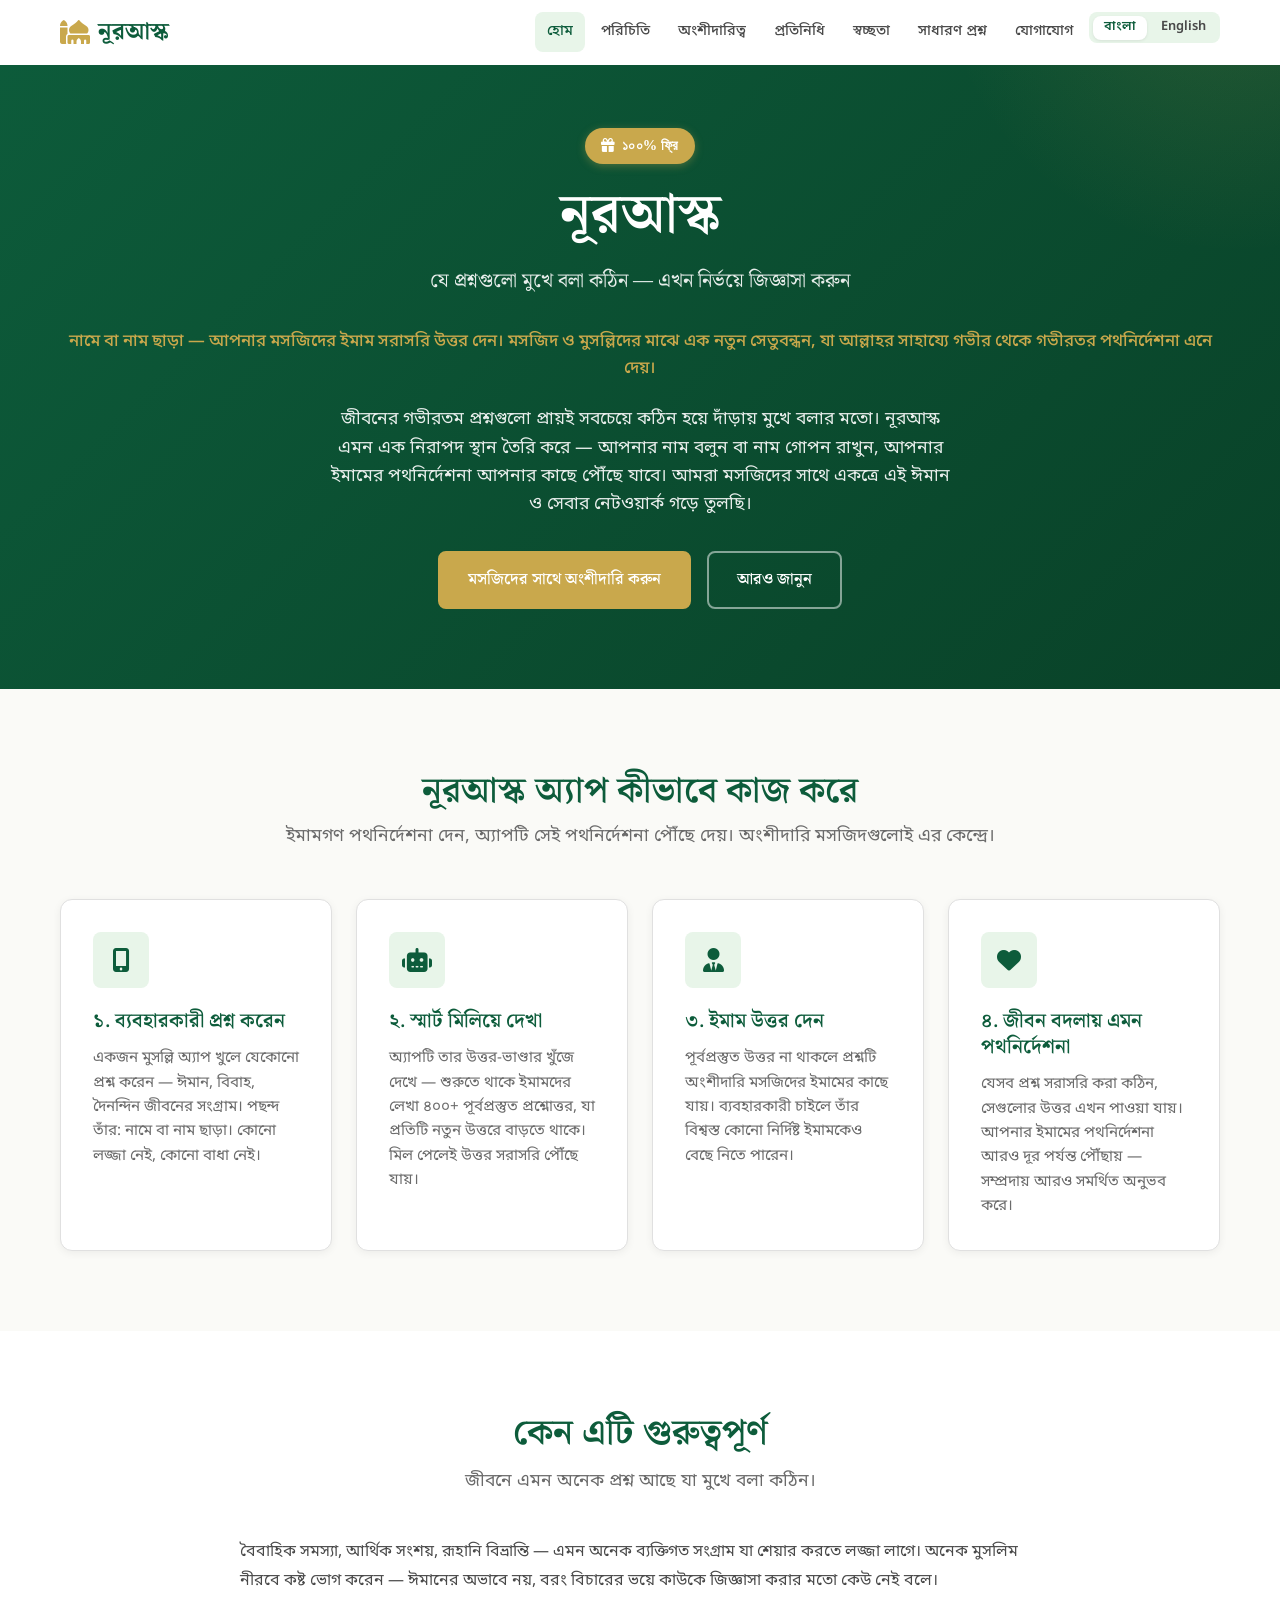
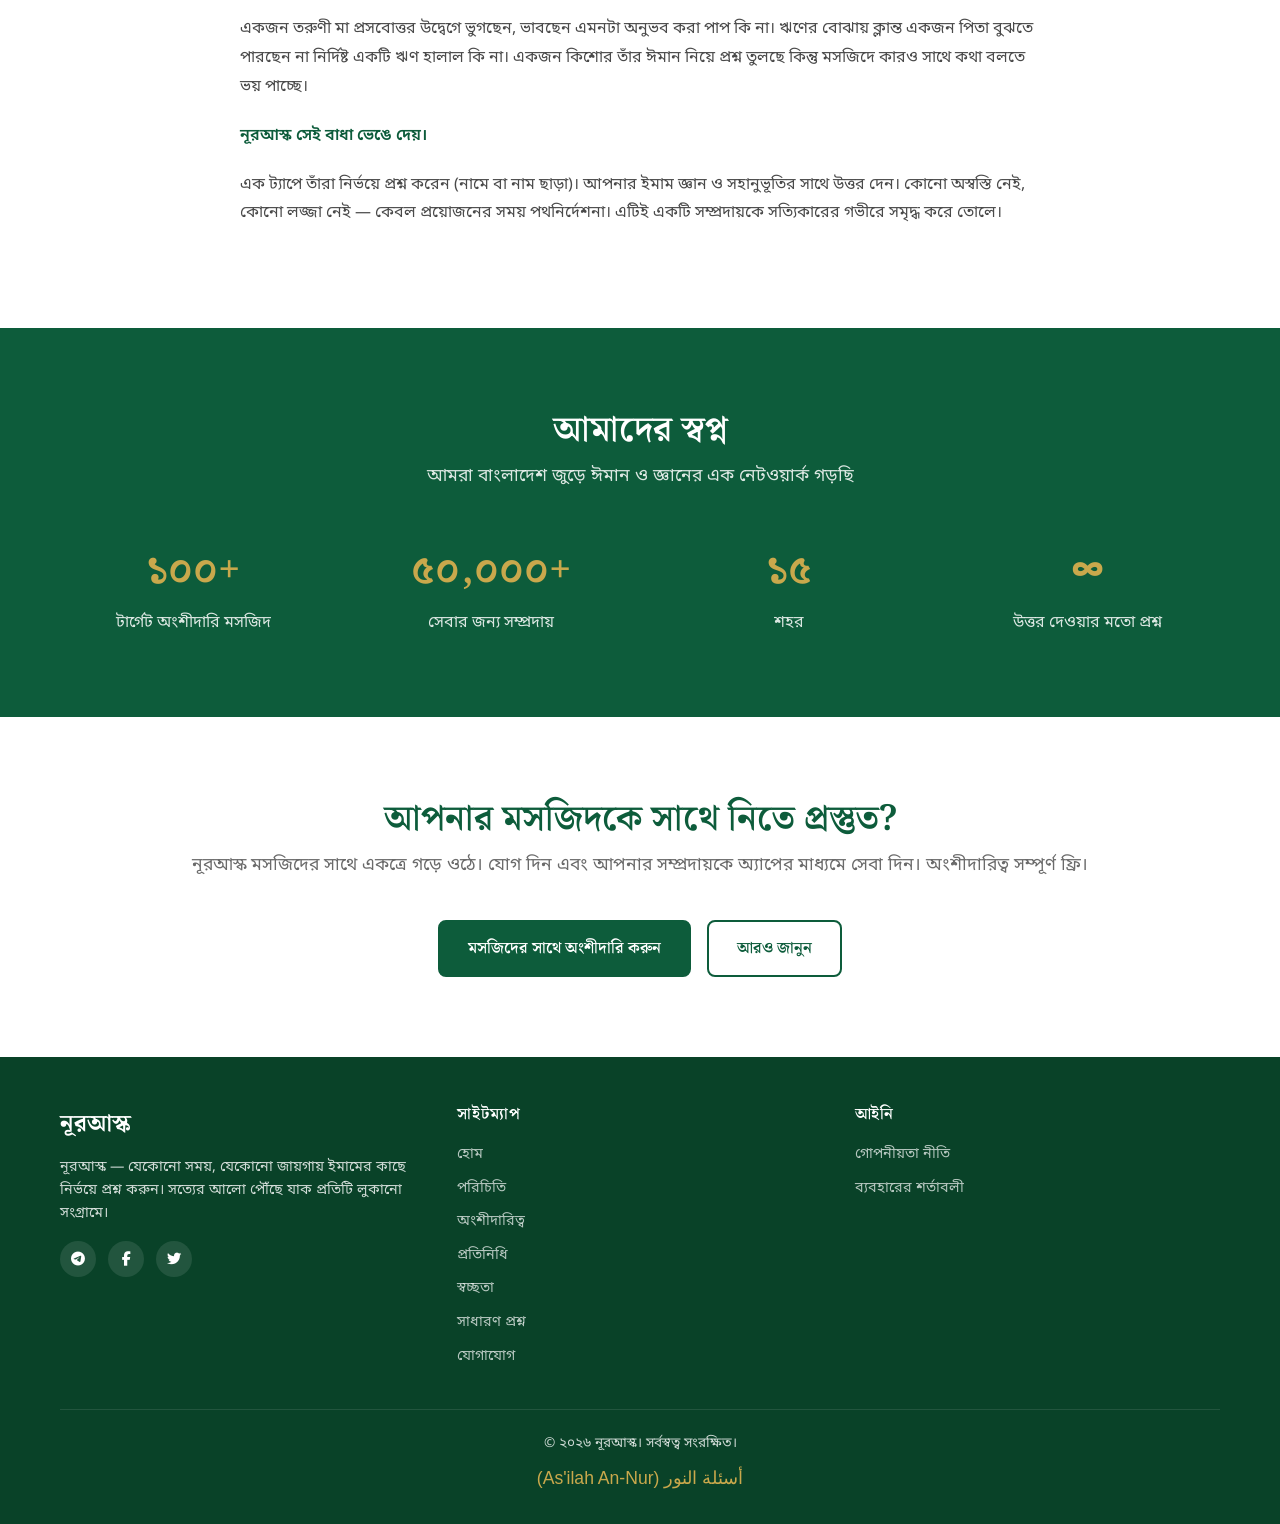
<file: index.html>
<!DOCTYPE html>
<html lang="bn" dir="ltr">
<head>
  <meta charset="UTF-8">
  <meta name="viewport" content="width=device-width, initial-scale=1.0">
  <meta name="description" content="নূরআস্ক — একটি মোবাইল অ্যাপ যা মসজিদ ও মুসল্লিদের মাঝে সেতুবন্ধন তৈরি করে। আপনার মসজিদের সাথে অংশীদারি করে মুসল্লিদের নির্ভয়ে প্রশ্ন জিজ্ঞাসার সুযোগ দিন।">
  <title>নূরআস্ক — মসজিদ ও মুসল্লিদের মাঝে সেতুবন্ধন</title>
  <link rel="stylesheet" href="https://cdnjs.cloudflare.com/ajax/libs/font-awesome/6.4.0/css/all.min.css">
  <link rel="preconnect" href="https://fonts.googleapis.com">
  <link rel="preconnect" href="https://fonts.gstatic.com" crossorigin>
  <link href="https://fonts.googleapis.com/css2?family=Hind+Siliguri:wght@400;500;600;700&family=Noto+Sans+Bengali:wght@400;500;600;700&family=Noto+Serif+Bengali:wght@500;600;700&display=swap" rel="stylesheet">
  <link rel="stylesheet" href="./css/style.css">
</head>
<body>
  <!-- Navigation -->
  <nav class="navbar">
    <div class="container">
      <a href="./index.html" class="logo">
        <i class="fas fa-mosque"></i>
        <span class="txt-en">NoorAsk</span>
        <span class="txt-bn">নূরআস্ক</span>
      </a>
      <button class="nav-toggle" aria-label="Toggle navigation">
        <i class="fas fa-bars"></i>
      </button>
      <ul class="nav-menu">
        <li class="active"><a href="./index.html" data-i18n="nav.home">হোম</a></li>
        <li><a href="./about.html" data-i18n="nav.about">পরিচিতি</a></li>
        <li><a href="./partnership.html" data-i18n="nav.partnership">অংশীদারিত্ব</a></li>
        <li><a href="./representatives.html" data-i18n="nav.representatives">প্রতিনিধি</a></li>
        <li><a href="./transparency.html" data-i18n="nav.transparency">স্বচ্ছতা</a></li>
        <li><a href="./faq.html" data-i18n="nav.faq">সাধারণ প্রশ্ন</a></li>
        <li><a href="./contact.html" data-i18n="nav.contact">যোগাযোগ</a></li>
        <li>
          <div class="lang-switcher">
            <button class="lang-btn active" data-lang="bn" data-i18n="lang.bn">বাংলা</button>
            <button class="lang-btn" data-lang="en" data-i18n="lang.en">English</button>
          </div>
        </li>
      </ul>
    </div>
  </nav>

  <!-- Hero Section -->
  <section class="hero">
    <div class="container">
      <div class="free-badge"><i class="fas fa-gift"></i><span data-i18n="badge.free">১০০% ফ্রি</span></div>
      <h1 data-i18n="home.hero.title">নূরআস্ক</h1>
      <p class="tagline" data-i18n="home.hero.tagline">যে প্রশ্নগুলো মুখে বলা কঠিন — এখন নির্ভয়ে জিজ্ঞাসা করুন</p>
      <p style="font-size: 1.05rem; color: var(--accent-gold); font-weight: 500; margin-bottom: 1.5rem;" data-i18n="home.hero.sub">নামে বা নাম ছাড়া — আপনার মসজিদের ইমাম সরাসরি উত্তর দেন। মসজিদ ও মুসল্লিদের মাঝে এক নতুন সেতুবন্ধন, যা আল্লাহর সাহায্যে গভীর থেকে গভীরতর পথনির্দেশনা এনে দেয়।</p>
      <p style="font-size: 1.1rem; opacity: 0.9; margin-bottom: 2rem; max-width: 620px; margin-left: auto; margin-right: auto;" data-i18n="home.hero.desc">জীবনের গভীরতম প্রশ্নগুলো প্রায়ই সবচেয়ে কঠিন হয়ে দাঁড়ায় মুখে বলার মতো। নূরআস্ক এমন এক নিরাপদ স্থান তৈরি করে — আপনার নাম বলুন বা নাম গোপন রাখুন, আপনার ইমামের পথনির্দেশনা আপনার কাছে পৌঁছে যাবে। আমরা মসজিদের সাথে একত্রে এই ঈমান ও সেবার নেটওয়ার্ক গড়ে তুলছি।</p>
      <div class="hero-buttons">
        <a href="./partnership.html" class="btn btn-primary" data-i18n="btn.partner">মসজিদের সাথে অংশীদারি করুন</a>
        <a href="./about.html" class="btn btn-outline" data-i18n="btn.learnMore">আরও জানুন</a>
      </div>
    </div>
  </section>

  <!-- Features Section -->
  <section class="section bg-cream">
    <div class="container">
      <div class="section-header">
        <h2 class="section-title" data-i18n="home.howitworks.title">নূরআস্ক অ্যাপ কীভাবে কাজ করে</h2>
        <p class="section-subtitle" data-i18n="home.howitworks.subtitle">ইমামগণ পথনির্দেশনা দেন, অ্যাপটি সেই পথনির্দেশনা পৌঁছে দেয়। অংশীদারি মসজিদগুলোই এর কেন্দ্রে।</p>
      </div>
      <div class="cards-grid">
        <div class="card">
          <div class="card-icon">
            <i class="fas fa-mobile-alt"></i>
          </div>
          <h3 data-i18n="home.howitworks.step1.title">১. ব্যবহারকারী প্রশ্ন করেন</h3>
          <p data-i18n="home.howitworks.step1.desc">একজন মুসল্লি অ্যাপ খুলে যেকোনো প্রশ্ন করেন — ঈমান, বিবাহ, দৈনন্দিন জীবনের সংগ্রাম। পছন্দ তাঁর: নামে বা নাম ছাড়া। কোনো লজ্জা নেই, কোনো বাধা নেই।</p>
        </div>
        <div class="card">
          <div class="card-icon">
            <i class="fas fa-robot"></i>
          </div>
          <h3 data-i18n="home.howitworks.step2.title">২. স্মার্ট মিলিয়ে দেখা</h3>
          <p data-i18n="home.howitworks.step2.desc">অ্যাপটি তার উত্তর-ভাণ্ডার খুঁজে দেখে — শুরুতে থাকে ইমামদের লেখা ৪০০+ পূর্বপ্রস্তুত প্রশ্নোত্তর, যা প্রতিটি নতুন উত্তরে বাড়তে থাকে। মিল পেলেই উত্তর সরাসরি পৌঁছে যায়।</p>
        </div>
        <div class="card">
          <div class="card-icon">
            <i class="fas fa-user-tie"></i>
          </div>
          <h3 data-i18n="home.howitworks.step3.title">৩. ইমাম উত্তর দেন</h3>
          <p data-i18n="home.howitworks.step3.desc">পূর্বপ্রস্তুত উত্তর না থাকলে প্রশ্নটি অংশীদারি মসজিদের ইমামের কাছে যায়। ব্যবহারকারী চাইলে তাঁর বিশ্বস্ত কোনো নির্দিষ্ট ইমামকেও বেছে নিতে পারেন।</p>
        </div>
        <div class="card">
          <div class="card-icon">
            <i class="fas fa-heart"></i>
          </div>
          <h3 data-i18n="home.howitworks.step4.title">৪. জীবন বদলায় এমন পথনির্দেশনা</h3>
          <p data-i18n="home.howitworks.step4.desc">যেসব প্রশ্ন সরাসরি করা কঠিন, সেগুলোর উত্তর এখন পাওয়া যায়। আপনার ইমামের পথনির্দেশনা আরও দূর পর্যন্ত পৌঁছায় — সম্প্রদায় আরও সমর্থিত অনুভব করে।</p>
        </div>
      </div>
    </div>
  </section>

  <!-- Why This Matters -->
  <section class="section">
    <div class="container">
      <div class="content-block">
        <h2 class="section-title" data-i18n="home.why.title">কেন এটি গুরুত্বপূর্ণ</h2>
        <p style="text-align: center; color: var(--text-light); margin-bottom: 2.5rem; font-size: 1.1rem;" data-i18n="home.why.subtitle">জীবনে এমন অনেক প্রশ্ন আছে যা মুখে বলা কঠিন।</p>
        <p data-i18n="home.why.p1">বৈবাহিক সমস্যা, আর্থিক সংশয়, রূহানি বিভ্রান্তি — এমন অনেক ব্যক্তিগত সংগ্রাম যা শেয়ার করতে লজ্জা লাগে। অনেক মুসলিম নীরবে কষ্ট ভোগ করেন — ঈমানের অভাবে নয়, বরং বিচারের ভয়ে কাউকে জিজ্ঞাসা করার মতো কেউ নেই বলে।</p>
        <p data-i18n="home.why.p2">একজন তরুণী মা প্রসবোত্তর উদ্বেগে ভুগছেন, ভাবছেন এমনটা অনুভব করা পাপ কি না। ঋণের বোঝায় ক্লান্ত একজন পিতা বুঝতে পারছেন না নির্দিষ্ট একটি ঋণ হালাল কি না। একজন কিশোর তাঁর ঈমান নিয়ে প্রশ্ন তুলছে কিন্তু মসজিদে কারও সাথে কথা বলতে ভয় পাচ্ছে।</p>
        <p style="font-weight: 600; color: var(--primary-green);" data-i18n="home.why.p3">নূরআস্ক সেই বাধা ভেঙে দেয়।</p>
        <p data-i18n="home.why.p4">এক ট্যাপে তাঁরা নির্ভয়ে প্রশ্ন করেন (নামে বা নাম ছাড়া)। আপনার ইমাম জ্ঞান ও সহানুভূতির সাথে উত্তর দেন। কোনো অস্বস্তি নেই, কোনো লজ্জা নেই — কেবল প্রয়োজনের সময় পথনির্দেশনা। এটিই একটি সম্প্রদায়কে সত্যিকারের গভীরে সমৃদ্ধ করে তোলে।</p>
      </div>
    </div>
  </section>

  <!-- Stats Section -->
  <section class="section bg-green">
    <div class="container">
      <div class="section-header">
        <h2 class="section-title" data-i18n="home.vision.title">আমাদের স্বপ্ন</h2>
        <p class="section-subtitle" data-i18n="home.vision.subtitle">আমরা বাংলাদেশ জুড়ে ঈমান ও জ্ঞানের এক নেটওয়ার্ক গড়ছি</p>
      </div>
      <div class="stats-grid">
        <div class="stat-item">
          <span class="stat-number" data-i18n="home.vision.stat1n">১০০+</span>
          <span class="stat-label" data-i18n="home.vision.stat1l">টার্গেট অংশীদারি মসজিদ</span>
        </div>
        <div class="stat-item">
          <span class="stat-number" data-i18n="home.vision.stat2n">৫০,০০০+</span>
          <span class="stat-label" data-i18n="home.vision.stat2l">সেবার জন্য সম্প্রদায়</span>
        </div>
        <div class="stat-item">
          <span class="stat-number" data-i18n="home.vision.stat3n">১৫</span>
          <span class="stat-label" data-i18n="home.vision.stat3l">শহর</span>
        </div>
        <div class="stat-item">
          <span class="stat-number" data-i18n="home.vision.stat4n">∞</span>
          <span class="stat-label" data-i18n="home.vision.stat4l">উত্তর দেওয়ার মতো প্রশ্ন</span>
        </div>
      </div>
    </div>
  </section>

  <!-- CTA Section -->
  <section class="section">
    <div class="container" style="text-align: center;">
      <h2 class="section-title" data-i18n="home.cta.title">আপনার মসজিদকে সাথে নিতে প্রস্তুত?</h2>
      <p class="section-subtitle" data-i18n="home.cta.subtitle">নূরআস্ক মসজিদের সাথে একত্রে গড়ে ওঠে। যোগ দিন এবং আপনার সম্প্রদায়কে অ্যাপের মাধ্যমে সেবা দিন। অংশীদারিত্ব সম্পূর্ণ ফ্রি।</p>
      <div style="display: flex; gap: 1rem; justify-content: center; flex-wrap: wrap;">
        <a href="./partnership.html" class="btn btn-primary" data-i18n="btn.partner">মসজিদের সাথে অংশীদারি করুন</a>
        <a href="./about.html" class="btn btn-outline" data-i18n="btn.learnMore">আরও জানুন</a>
      </div>
    </div>
  </section>

  <!-- Footer -->
  <footer class="footer">
    <div class="container">
      <div class="footer-grid">
        <div>
          <div class="footer-brand">
            <span class="txt-en">NoorAsk</span>
            <span class="txt-bn">নূরআস্ক</span>
          </div>
          <p style="font-size: 0.9rem; line-height: 1.6;" data-i18n="footer.tagline">নূরআস্ক — যেকোনো সময়, যেকোনো জায়গায় ইমামের কাছে নির্ভয়ে প্রশ্ন করুন। সত্যের আলো পৌঁছে যাক প্রতিটি লুকানো সংগ্রামে।</p>
          <div class="footer-social">
            <a href="https://t.me/nooraskbangladesh" target="_blank" aria-label="Telegram"><i class="fab fa-telegram-plane"></i></a>
            <a href="https://facebook.com/nooraskbangladesh" target="_blank" aria-label="Facebook"><i class="fab fa-facebook-f"></i></a>
            <a href="#" target="_blank" aria-label="Twitter"><i class="fab fa-twitter"></i></a>
          </div>
        </div>
        <div class="footer-section">
          <h4 data-i18n="footer.sitemap">সাইটম্যাপ</h4>
          <ul class="footer-links">
            <li><a href="./index.html" data-i18n="nav.home">হোম</a></li>
            <li><a href="./about.html" data-i18n="nav.about">পরিচিতি</a></li>
            <li><a href="./partnership.html" data-i18n="nav.partnership">অংশীদারিত্ব</a></li>
            <li><a href="./representatives.html" data-i18n="nav.representatives">প্রতিনিধি</a></li>
            <li><a href="./transparency.html" data-i18n="nav.transparency">স্বচ্ছতা</a></li>
            <li><a href="./faq.html" data-i18n="nav.faq">সাধারণ প্রশ্ন</a></li>
            <li><a href="./contact.html" data-i18n="nav.contact">যোগাযোগ</a></li>
          </ul>
        </div>
        <div class="footer-section">
          <h4 data-i18n="footer.legal">আইনি</h4>
          <ul class="footer-links">
            <li><a href="#" data-i18n="footer.privacy">গোপনীয়তা নীতি</a></li>
            <li><a href="#" data-i18n="footer.terms">ব্যবহারের শর্তাবলী</a></li>
          </ul>
        </div>
      </div>
      <div class="footer-bottom">
        <p data-i18n="footer.copyright">© ২০২৬ নূরআস্ক। সর্বস্বত্ব সংরক্ষিত।</p>
        <p class="arabic-text">أسئلة النور (As'ilah An-Nur)</p>
      </div>
    </div>
  </footer>

  <script src="./js/i18n.js"></script>
  <script src="./js/main.js"></script>
</body>
</html>
</file>
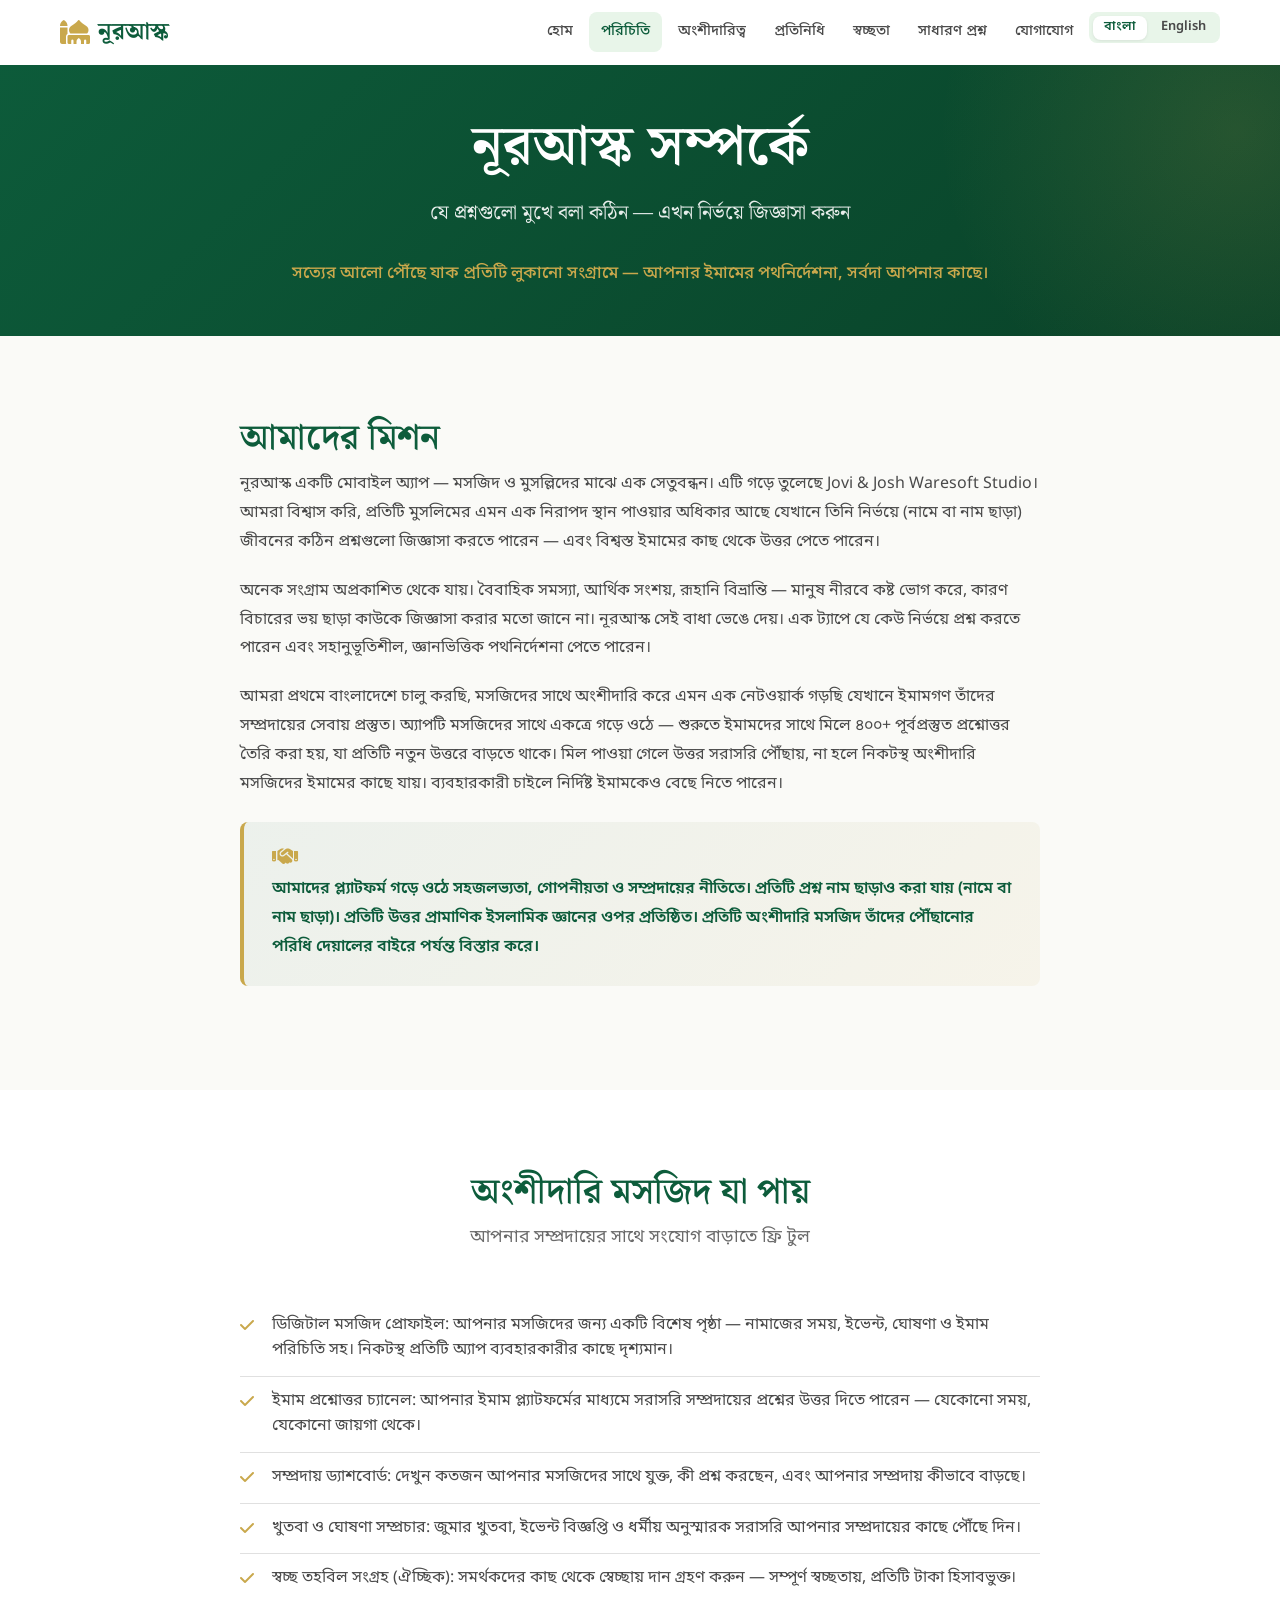
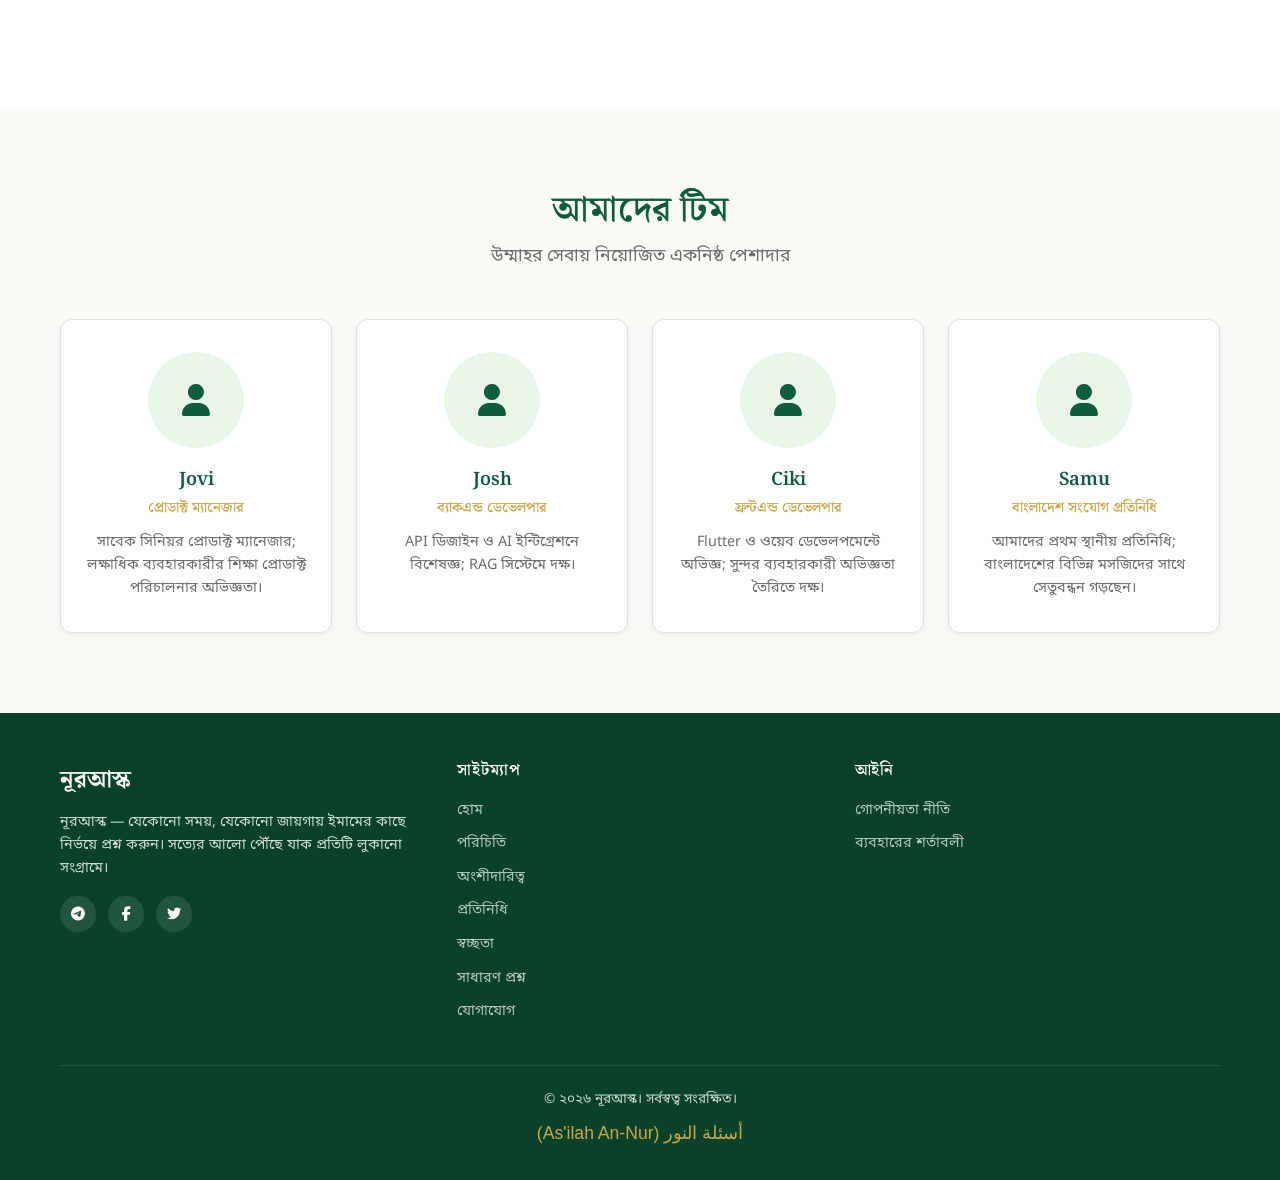
<file: about.html>
<!DOCTYPE html>
<html lang="bn" dir="ltr">
<head>
  <meta charset="UTF-8">
  <meta name="viewport" content="width=device-width, initial-scale=1.0">
  <meta name="description" content="নূরআস্ক সম্পর্কে — মসজিদ ও মুসল্লিদের মাঝে সেতুবন্ধন তৈরি করে এমন একটি মোবাইল অ্যাপ। আপনার মসজিদের সাথে অংশীদারি করে জীবন বদলানো পথনির্দেশনা দিন।">
  <title>নূরআস্ক সম্পর্কে</title>
  <link rel="stylesheet" href="https://cdnjs.cloudflare.com/ajax/libs/font-awesome/6.4.0/css/all.min.css">
  <link rel="preconnect" href="https://fonts.googleapis.com">
  <link rel="preconnect" href="https://fonts.gstatic.com" crossorigin>
  <link href="https://fonts.googleapis.com/css2?family=Hind+Siliguri:wght@400;500;600;700&family=Noto+Sans+Bengali:wght@400;500;600;700&family=Noto+Serif+Bengali:wght@500;600;700&display=swap" rel="stylesheet">
  <link rel="stylesheet" href="./css/style.css">
</head>
<body>
  <!-- Navigation -->
  <nav class="navbar">
    <div class="container">
      <a href="./index.html" class="logo">
        <i class="fas fa-mosque"></i>
        <span class="txt-en">NoorAsk</span>
        <span class="txt-bn">নূরআস্ক</span>
      </a>
      <button class="nav-toggle" aria-label="Toggle navigation">
        <i class="fas fa-bars"></i>
      </button>
      <ul class="nav-menu">
        <li><a href="./index.html" data-i18n="nav.home">হোম</a></li>
        <li class="active"><a href="./about.html" data-i18n="nav.about">পরিচিতি</a></li>
        <li><a href="./partnership.html" data-i18n="nav.partnership">অংশীদারিত্ব</a></li>
        <li><a href="./representatives.html" data-i18n="nav.representatives">প্রতিনিধি</a></li>
        <li><a href="./transparency.html" data-i18n="nav.transparency">স্বচ্ছতা</a></li>
        <li><a href="./faq.html" data-i18n="nav.faq">সাধারণ প্রশ্ন</a></li>
        <li><a href="./contact.html" data-i18n="nav.contact">যোগাযোগ</a></li>
        <li>
          <div class="lang-switcher">
            <button class="lang-btn active" data-lang="bn" data-i18n="lang.bn">বাংলা</button>
            <button class="lang-btn" data-lang="en" data-i18n="lang.en">English</button>
          </div>
        </li>
      </ul>
    </div>
  </nav>

  <!-- About Hero -->
  <section class="hero" style="padding-top: 7rem; padding-bottom: 3rem;">
    <div class="container">
      <h1 data-i18n="about.title">নূরআস্ক সম্পর্কে</h1>
      <p class="tagline" data-i18n="about.hero.tagline">যে প্রশ্নগুলো মুখে বলা কঠিন — এখন নির্ভয়ে জিজ্ঞাসা করুন</p>
      <p style="font-size: 1.05rem; color: var(--accent-gold); font-weight: 500; margin-top: 1rem;" data-i18n="about.hero.sub">সত্যের আলো পৌঁছে যাক প্রতিটি লুকানো সংগ্রামে — আপনার ইমামের পথনির্দেশনা, সর্বদা আপনার কাছে।</p>
    </div>
  </section>

  <!-- Project Introduction -->
  <section class="section bg-cream">
    <div class="container">
      <div class="content-block">
        <h2 class="section-title" style="text-align: left;" data-i18n="about.mission.title">আমাদের মিশন</h2>
        <p data-i18n="about.mission.p1">নূরআস্ক একটি মোবাইল অ্যাপ — মসজিদ ও মুসল্লিদের মাঝে এক সেতুবন্ধন। এটি গড়ে তুলেছে Jovi & Josh Waresoft Studio। আমরা বিশ্বাস করি, প্রতিটি মুসলিমের এমন এক নিরাপদ স্থান পাওয়ার অধিকার আছে যেখানে তিনি নির্ভয়ে (নামে বা নাম ছাড়া) জীবনের কঠিন প্রশ্নগুলো জিজ্ঞাসা করতে পারেন — এবং বিশ্বস্ত ইমামের কাছ থেকে উত্তর পেতে পারেন।</p>
        <p data-i18n="about.mission.p2">অনেক সংগ্রাম অপ্রকাশিত থেকে যায়। বৈবাহিক সমস্যা, আর্থিক সংশয়, রূহানি বিভ্রান্তি — মানুষ নীরবে কষ্ট ভোগ করে, কারণ বিচারের ভয় ছাড়া কাউকে জিজ্ঞাসা করার মতো জানে না। নূরআস্ক সেই বাধা ভেঙে দেয়। এক ট্যাপে যে কেউ নির্ভয়ে প্রশ্ন করতে পারেন এবং সহানুভূতিশীল, জ্ঞানভিত্তিক পথনির্দেশনা পেতে পারেন।</p>
        <p data-i18n="about.mission.p3">আমরা প্রথমে বাংলাদেশে চালু করছি, মসজিদের সাথে অংশীদারি করে এমন এক নেটওয়ার্ক গড়ছি যেখানে ইমামগণ তাঁদের সম্প্রদায়ের সেবায় প্রস্তুত। অ্যাপটি মসজিদের সাথে একত্রে গড়ে ওঠে — শুরুতে ইমামদের সাথে মিলে ৪০০+ পূর্বপ্রস্তুত প্রশ্নোত্তর তৈরি করা হয়, যা প্রতিটি নতুন উত্তরে বাড়তে থাকে। মিল পাওয়া গেলে উত্তর সরাসরি পৌঁছায়, না হলে নিকটস্থ অংশীদারি মসজিদের ইমামের কাছে যায়। ব্যবহারকারী চাইলে নির্দিষ্ট ইমামকেও বেছে নিতে পারেন।</p>
        <div class="highlight-box">
          <i class="fas fa-handshake" style="color: var(--accent-gold); margin-bottom: 0.5rem; font-size: 1.3rem;"></i>
          <p style="font-weight: 600; color: var(--primary-green); margin: 0;" data-i18n="about.mission.p4">আমাদের প্ল্যাটফর্ম গড়ে ওঠে সহজলভ্যতা, গোপনীয়তা ও সম্প্রদায়ের নীতিতে। প্রতিটি প্রশ্ন নাম ছাড়াও করা যায় (নামে বা নাম ছাড়া)। প্রতিটি উত্তর প্রামাণিক ইসলামিক জ্ঞানের ওপর প্রতিষ্ঠিত। প্রতিটি অংশীদারি মসজিদ তাঁদের পৌঁছানোর পরিধি দেয়ালের বাইরে পর্যন্ত বিস্তার করে।</p>
        </div>
      </div>
    </div>
  </section>

  <!-- Core Features -->
  <section class="section">
    <div class="container">
      <div class="section-header">
        <h2 class="section-title" data-i18n="about.features.title">অংশীদারি মসজিদ যা পায়</h2>
        <p class="section-subtitle" data-i18n="about.features.subtitle">আপনার সম্প্রদায়ের সাথে সংযোগ বাড়াতে ফ্রি টুল</p>
      </div>
      <div class="content-block">
        <ul class="feature-list">
          <li data-i18n="about.features.f1">ডিজিটাল মসজিদ প্রোফাইল: আপনার মসজিদের জন্য একটি বিশেষ পৃষ্ঠা — নামাজের সময়, ইভেন্ট, ঘোষণা ও ইমাম পরিচিতি সহ। নিকটস্থ প্রতিটি অ্যাপ ব্যবহারকারীর কাছে দৃশ্যমান।</li>
          <li data-i18n="about.features.f2">ইমাম প্রশ্নোত্তর চ্যানেল: আপনার ইমাম প্ল্যাটফর্মের মাধ্যমে সরাসরি সম্প্রদায়ের প্রশ্নের উত্তর দিতে পারেন — যেকোনো সময়, যেকোনো জায়গা থেকে।</li>
          <li data-i18n="about.features.f3">সম্প্রদায় ড্যাশবোর্ড: দেখুন কতজন আপনার মসজিদের সাথে যুক্ত, কী প্রশ্ন করছেন, এবং আপনার সম্প্রদায় কীভাবে বাড়ছে।</li>
          <li data-i18n="about.features.f4">খুতবা ও ঘোষণা সম্প্রচার: জুমার খুতবা, ইভেন্ট বিজ্ঞপ্তি ও ধর্মীয় অনুস্মারক সরাসরি আপনার সম্প্রদায়ের কাছে পৌঁছে দিন।</li>
          <li data-i18n="about.features.f5">স্বচ্ছ তহবিল সংগ্রহ (ঐচ্ছিক): সমর্থকদের কাছ থেকে স্বেচ্ছায় দান গ্রহণ করুন — সম্পূর্ণ স্বচ্ছতায়, প্রতিটি টাকা হিসাবভুক্ত।</li>
        </ul>
      </div>
    </div>
  </section>

  <!-- Team Section -->
  <section class="section bg-cream">
    <div class="container">
      <div class="section-header">
        <h2 class="section-title" data-i18n="about.team.title">আমাদের টিম</h2>
        <p class="section-subtitle" data-i18n="about.team.subtitle">উম্মাহর সেবায় নিয়োজিত একনিষ্ঠ পেশাদার</p>
      </div>
      <div class="team-grid">
        <div class="card team-card">
          <div class="team-avatar">
            <i class="fas fa-user"></i>
          </div>
          <h4>Jovi</h4>
          <span class="team-role" data-i18n="about.team.jovi.role">প্রোডাক্ট ম্যানেজার</span>
          <p data-i18n="about.team.jovi.bio">সাবেক সিনিয়র প্রোডাক্ট ম্যানেজার; লক্ষাধিক ব্যবহারকারীর শিক্ষা প্রোডাক্ট পরিচালনার অভিজ্ঞতা।</p>
        </div>
        <div class="card team-card">
          <div class="team-avatar">
            <i class="fas fa-user"></i>
          </div>
          <h4>Josh</h4>
          <span class="team-role" data-i18n="about.team.josh.role">ব্যাকএন্ড ডেভেলপার</span>
          <p data-i18n="about.team.josh.bio">API ডিজাইন ও AI ইন্টিগ্রেশনে বিশেষজ্ঞ; RAG সিস্টেমে দক্ষ।</p>
        </div>
        <div class="card team-card">
          <div class="team-avatar">
            <i class="fas fa-user"></i>
          </div>
          <h4>Ciki</h4>
          <span class="team-role" data-i18n="about.team.ciki.role">ফ্রন্টএন্ড ডেভেলপার</span>
          <p data-i18n="about.team.ciki.bio">Flutter ও ওয়েব ডেভেলপমেন্টে অভিজ্ঞ; সুন্দর ব্যবহারকারী অভিজ্ঞতা তৈরিতে দক্ষ।</p>
        </div>
        <div class="card team-card">
          <div class="team-avatar">
            <i class="fas fa-user"></i>
          </div>
          <h4>Samu</h4>
          <span class="team-role" data-i18n="about.team.samu.role">বাংলাদেশ সংযোগ প্রতিনিধি</span>
          <p data-i18n="about.team.samu.bio">আমাদের প্রথম স্থানীয় প্রতিনিধি; বাংলাদেশের বিভিন্ন মসজিদের সাথে সেতুবন্ধন গড়ছেন।</p>
        </div>
      </div>
    </div>
  </section>

  <!-- Footer -->
  <footer class="footer">
    <div class="container">
      <div class="footer-grid">
        <div>
          <div class="footer-brand">
            <span class="txt-en">NoorAsk</span>
            <span class="txt-bn">নূরআস্ক</span>
          </div>
          <p style="font-size: 0.9rem; line-height: 1.6;" data-i18n="footer.tagline">নূরআস্ক — যেকোনো সময়, যেকোনো জায়গায় ইমামের কাছে নির্ভয়ে প্রশ্ন করুন। সত্যের আলো পৌঁছে যাক প্রতিটি লুকানো সংগ্রামে।</p>
          <div class="footer-social">
            <a href="https://t.me/nooraskbangladesh" target="_blank" aria-label="Telegram"><i class="fab fa-telegram-plane"></i></a>
            <a href="https://facebook.com/nooraskbangladesh" target="_blank" aria-label="Facebook"><i class="fab fa-facebook-f"></i></a>
            <a href="#" target="_blank" aria-label="Twitter"><i class="fab fa-twitter"></i></a>
          </div>
        </div>
        <div class="footer-section">
          <h4 data-i18n="footer.sitemap">সাইটম্যাপ</h4>
          <ul class="footer-links">
            <li><a href="./index.html" data-i18n="nav.home">হোম</a></li>
            <li><a href="./about.html" data-i18n="nav.about">পরিচিতি</a></li>
            <li><a href="./partnership.html" data-i18n="nav.partnership">অংশীদারিত্ব</a></li>
            <li><a href="./representatives.html" data-i18n="nav.representatives">প্রতিনিধি</a></li>
            <li><a href="./transparency.html" data-i18n="nav.transparency">স্বচ্ছতা</a></li>
            <li><a href="./faq.html" data-i18n="nav.faq">সাধারণ প্রশ্ন</a></li>
            <li><a href="./contact.html" data-i18n="nav.contact">যোগাযোগ</a></li>
          </ul>
        </div>
        <div class="footer-section">
          <h4 data-i18n="footer.legal">আইনি</h4>
          <ul class="footer-links">
            <li><a href="#" data-i18n="footer.privacy">গোপনীয়তা নীতি</a></li>
            <li><a href="#" data-i18n="footer.terms">ব্যবহারের শর্তাবলী</a></li>
          </ul>
        </div>
      </div>
      <div class="footer-bottom">
        <p data-i18n="footer.copyright">© ২০২৬ নূরআস্ক। সর্বস্বত্ব সংরক্ষিত।</p>
        <p class="arabic-text">أسئلة النور (As'ilah An-Nur)</p>
      </div>
    </div>
  </footer>

  <script src="./js/i18n.js"></script>
  <script src="./js/main.js"></script>
</body>
</html>
</file>
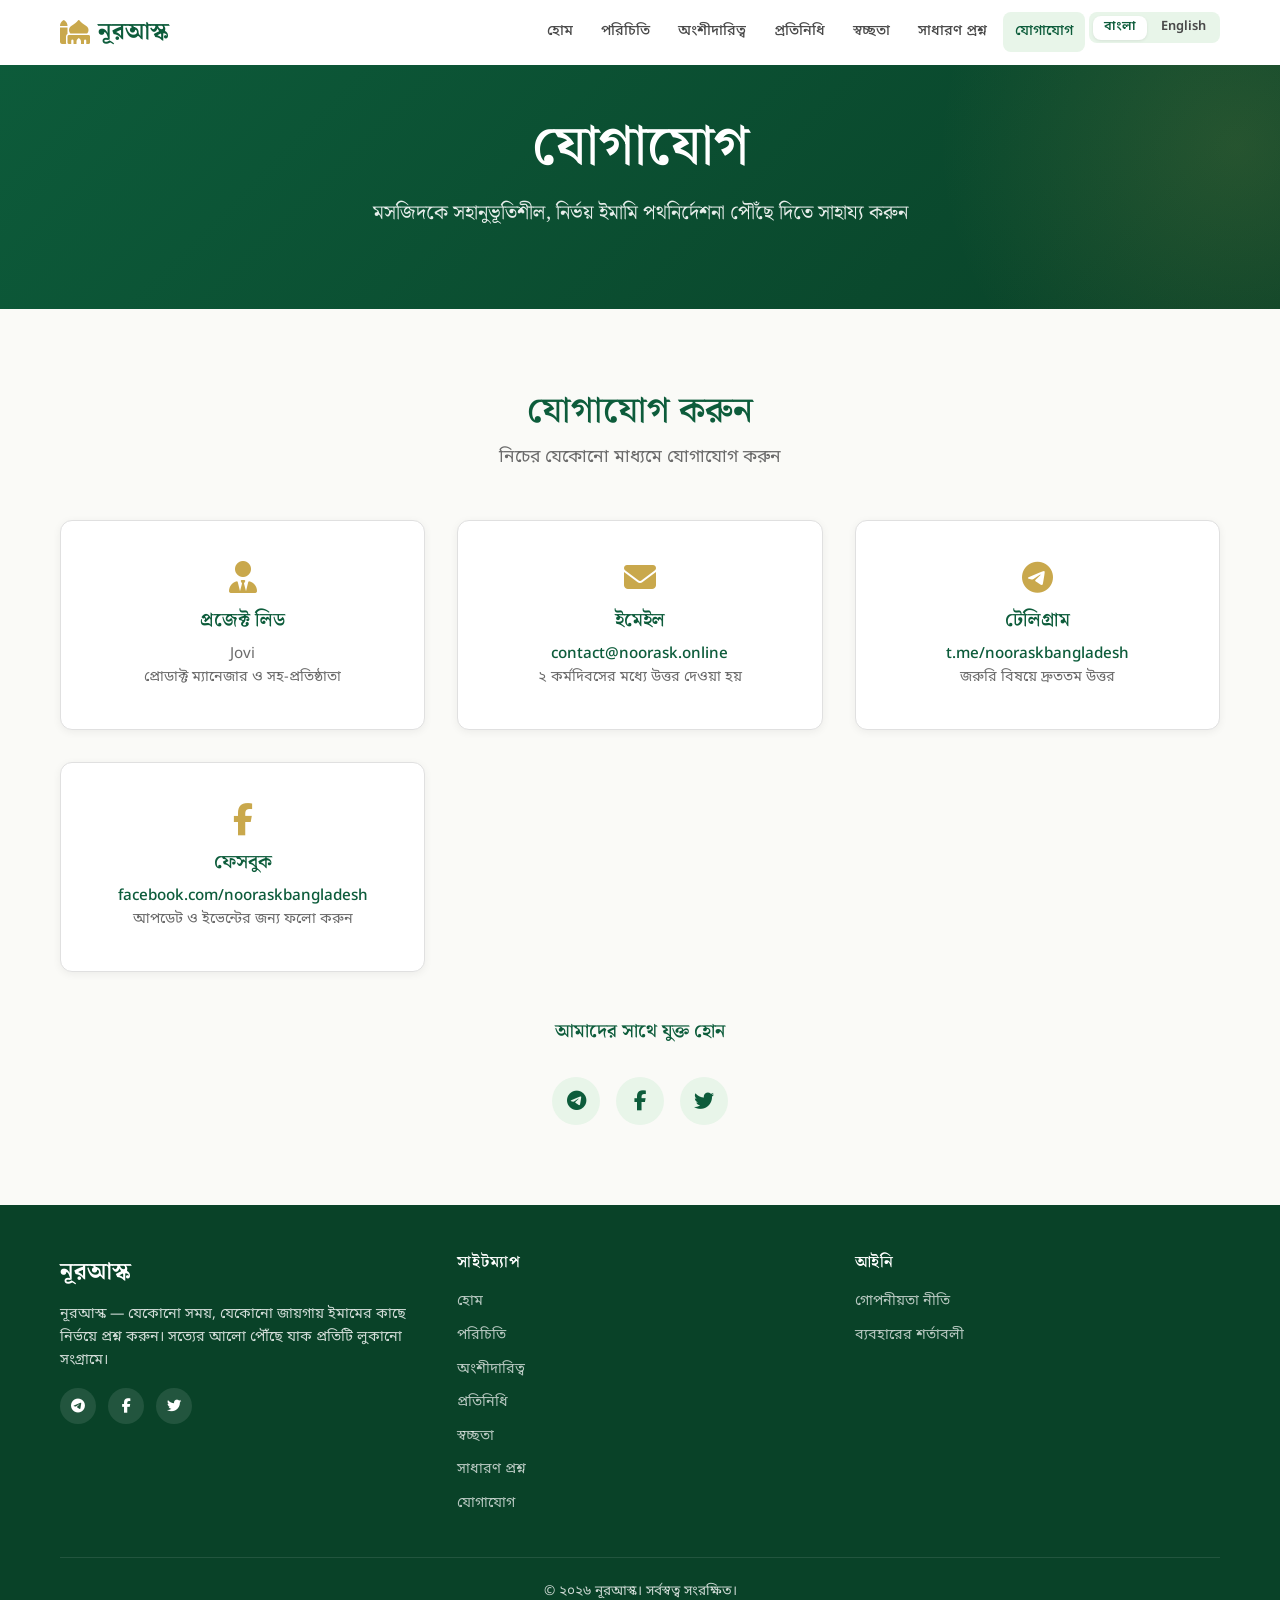
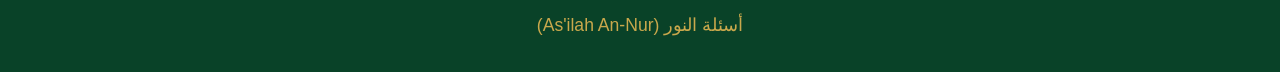
<file: contact.html>
<!DOCTYPE html>
<html lang="bn" dir="ltr">
<head>
  <meta charset="UTF-8">
  <meta name="viewport" content="width=device-width, initial-scale=1.0">
  <meta name="description" content="নূরআস্কের সাথে যোগাযোগ — মসজিদ অংশীদারিত্ব অনুসন্ধান। আপনার মসজিদ যুক্ত করুন বা প্রতিনিধি হোন।">
  <title>যোগাযোগ</title>
  <link rel="stylesheet" href="https://cdnjs.cloudflare.com/ajax/libs/font-awesome/6.4.0/css/all.min.css">
  <link rel="preconnect" href="https://fonts.googleapis.com">
  <link rel="preconnect" href="https://fonts.gstatic.com" crossorigin>
  <link href="https://fonts.googleapis.com/css2?family=Hind+Siliguri:wght@400;500;600;700&family=Noto+Sans+Bengali:wght@400;500;600;700&family=Noto+Serif+Bengali:wght@500;600;700&display=swap" rel="stylesheet">
  <link rel="stylesheet" href="./css/style.css">
</head>
<body>
  <!-- Navigation -->
  <nav class="navbar">
    <div class="container">
      <a href="./index.html" class="logo">
        <i class="fas fa-mosque"></i>
        <span class="txt-en">NoorAsk</span>
        <span class="txt-bn">নূরআস্ক</span>
      </a>
      <button class="nav-toggle" aria-label="Toggle navigation">
        <i class="fas fa-bars"></i>
      </button>
      <ul class="nav-menu">
        <li><a href="./index.html" data-i18n="nav.home">হোম</a></li>
        <li><a href="./about.html" data-i18n="nav.about">পরিচিতি</a></li>
        <li><a href="./partnership.html" data-i18n="nav.partnership">অংশীদারিত্ব</a></li>
        <li><a href="./representatives.html" data-i18n="nav.representatives">প্রতিনিধি</a></li>
        <li><a href="./transparency.html" data-i18n="nav.transparency">স্বচ্ছতা</a></li>
        <li><a href="./faq.html" data-i18n="nav.faq">সাধারণ প্রশ্ন</a></li>
        <li class="active"><a href="./contact.html" data-i18n="nav.contact">যোগাযোগ</a></li>
        <li>
          <div class="lang-switcher">
            <button class="lang-btn active" data-lang="bn" data-i18n="lang.bn">বাংলা</button>
            <button class="lang-btn" data-lang="en" data-i18n="lang.en">English</button>
          </div>
        </li>
      </ul>
    </div>
  </nav>

  <!-- Hero -->
  <section class="hero" style="padding-top: 7rem; padding-bottom: 3rem;">
    <div class="container">
      <h1 data-i18n="contact.title">যোগাযোগ</h1>
      <p class="tagline" data-i18n="contact.hero.tagline">মসজিদকে সহানুভূতিশীল, নির্ভয় ইমামি পথনির্দেশনা পৌঁছে দিতে সাহায্য করুন</p>
    </div>
  </section>

  <!-- Contact Info -->
  <section class="section bg-cream">
    <div class="container">
      <div class="section-header">
        <h2 class="section-title" data-i18n="contact.info.title">যোগাযোগ করুন</h2>
        <p class="section-subtitle" data-i18n="contact.info.subtitle">নিচের যেকোনো মাধ্যমে যোগাযোগ করুন</p>
      </div>
      <div class="contact-grid">
        <div class="card contact-card">
          <i class="fas fa-user-tie"></i>
          <h3 data-i18n="contact.info.lead.title">প্রজেক্ট লিড</h3>
          <p data-i18n="contact.info.lead.name">Jovi</p>
          <p style="font-size: 0.9rem; color: var(--text-light);" data-i18n="contact.info.lead.role">প্রোডাক্ট ম্যানেজার ও সহ-প্রতিষ্ঠাতা</p>
        </div>
        <div class="card contact-card">
          <i class="fas fa-envelope"></i>
          <h3 data-i18n="contact.info.email.title">ইমেইল</h3>
          <p><a href="mailto:contact@noorask.online" data-i18n="contact.info.email.value">contact@noorask.online</a></p>
          <p style="font-size: 0.9rem; color: var(--text-light);" data-i18n="contact.info.email.note">২ কর্মদিবসের মধ্যে উত্তর দেওয়া হয়</p>
        </div>
        <div class="card contact-card">
          <i class="fab fa-telegram-plane"></i>
          <h3 data-i18n="contact.info.tg.title">টেলিগ্রাম</h3>
          <p><a href="https://t.me/nooraskbangladesh" target="_blank" data-i18n="contact.info.tg.value">t.me/nooraskbangladesh</a></p>
          <p style="font-size: 0.9rem; color: var(--text-light);" data-i18n="contact.info.tg.note">জরুরি বিষয়ে দ্রুততম উত্তর</p>
        </div>
        <div class="card contact-card">
          <i class="fab fa-facebook-f"></i>
          <h3 data-i18n="contact.info.fb.title">ফেসবুক</h3>
          <p><a href="https://facebook.com/nooraskbangladesh" target="_blank" data-i18n="contact.info.fb.value">facebook.com/nooraskbangladesh</a></p>
          <p style="font-size: 0.9rem; color: var(--text-light);" data-i18n="contact.info.fb.note">আপডেট ও ইভেন্টের জন্য ফলো করুন</p>
        </div>
      </div>

      <div style="text-align: center; margin-top: 3rem;">
        <h3 style="margin-bottom: 1rem;" data-i18n="contact.connect">আমাদের সাথে যুক্ত হোন</h3>
        <div class="social-links">
          <a href="https://t.me/nooraskbangladesh" target="_blank" aria-label="Telegram"><i class="fab fa-telegram-plane"></i></a>
          <a href="https://facebook.com/nooraskbangladesh" target="_blank" aria-label="Facebook"><i class="fab fa-facebook-f"></i></a>
          <a href="#" target="_blank" aria-label="Twitter"><i class="fab fa-twitter"></i></a>
        </div>
      </div>
    </div>
  </section>

  <!-- Footer -->
  <footer class="footer">
    <div class="container">
      <div class="footer-grid">
        <div>
          <div class="footer-brand">
            <span class="txt-en">NoorAsk</span>
            <span class="txt-bn">নূরআস্ক</span>
          </div>
          <p style="font-size: 0.9rem; line-height: 1.6;" data-i18n="footer.tagline">নূরআস্ক — যেকোনো সময়, যেকোনো জায়গায় ইমামের কাছে নির্ভয়ে প্রশ্ন করুন। সত্যের আলো পৌঁছে যাক প্রতিটি লুকানো সংগ্রামে।</p>
          <div class="footer-social">
            <a href="https://t.me/nooraskbangladesh" target="_blank" aria-label="Telegram"><i class="fab fa-telegram-plane"></i></a>
            <a href="https://facebook.com/nooraskbangladesh" target="_blank" aria-label="Facebook"><i class="fab fa-facebook-f"></i></a>
            <a href="#" target="_blank" aria-label="Twitter"><i class="fab fa-twitter"></i></a>
          </div>
        </div>
        <div class="footer-section">
          <h4 data-i18n="footer.sitemap">সাইটম্যাপ</h4>
          <ul class="footer-links">
            <li><a href="./index.html" data-i18n="nav.home">হোম</a></li>
            <li><a href="./about.html" data-i18n="nav.about">পরিচিতি</a></li>
            <li><a href="./partnership.html" data-i18n="nav.partnership">অংশীদারিত্ব</a></li>
            <li><a href="./representatives.html" data-i18n="nav.representatives">প্রতিনিধি</a></li>
            <li><a href="./transparency.html" data-i18n="nav.transparency">স্বচ্ছতা</a></li>
            <li><a href="./faq.html" data-i18n="nav.faq">সাধারণ প্রশ্ন</a></li>
            <li><a href="./contact.html" data-i18n="nav.contact">যোগাযোগ</a></li>
          </ul>
        </div>
        <div class="footer-section">
          <h4 data-i18n="footer.legal">আইনি</h4>
          <ul class="footer-links">
            <li><a href="#" data-i18n="footer.privacy">গোপনীয়তা নীতি</a></li>
            <li><a href="#" data-i18n="footer.terms">ব্যবহারের শর্তাবলী</a></li>
          </ul>
        </div>
      </div>
      <div class="footer-bottom">
        <p data-i18n="footer.copyright">© ২০২৬ নূরআস্ক। সর্বস্বত্ব সংরক্ষিত।</p>
        <p class="arabic-text">أسئلة النور (As'ilah An-Nur)</p>
      </div>
    </div>
  </footer>

  <script src="./js/i18n.js"></script>
  <script src="./js/main.js"></script>
</body>
</html>
</file>
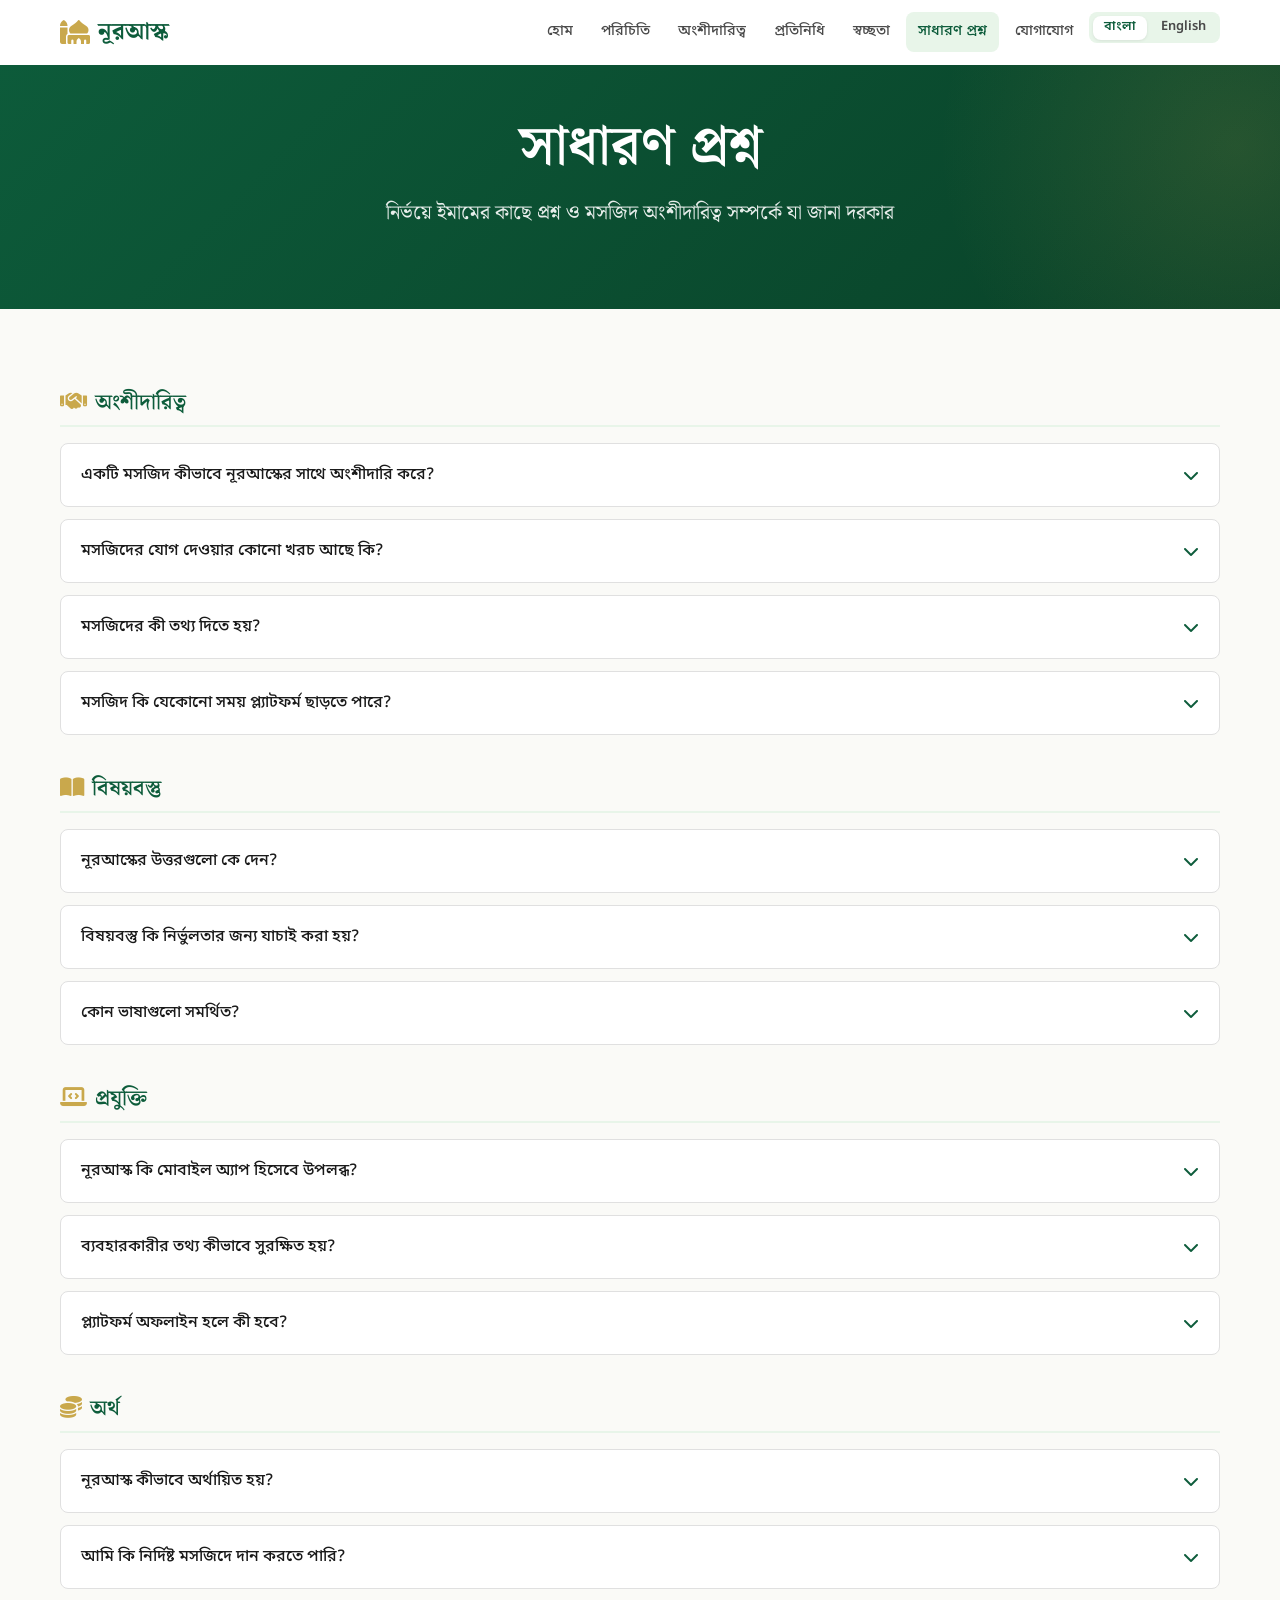
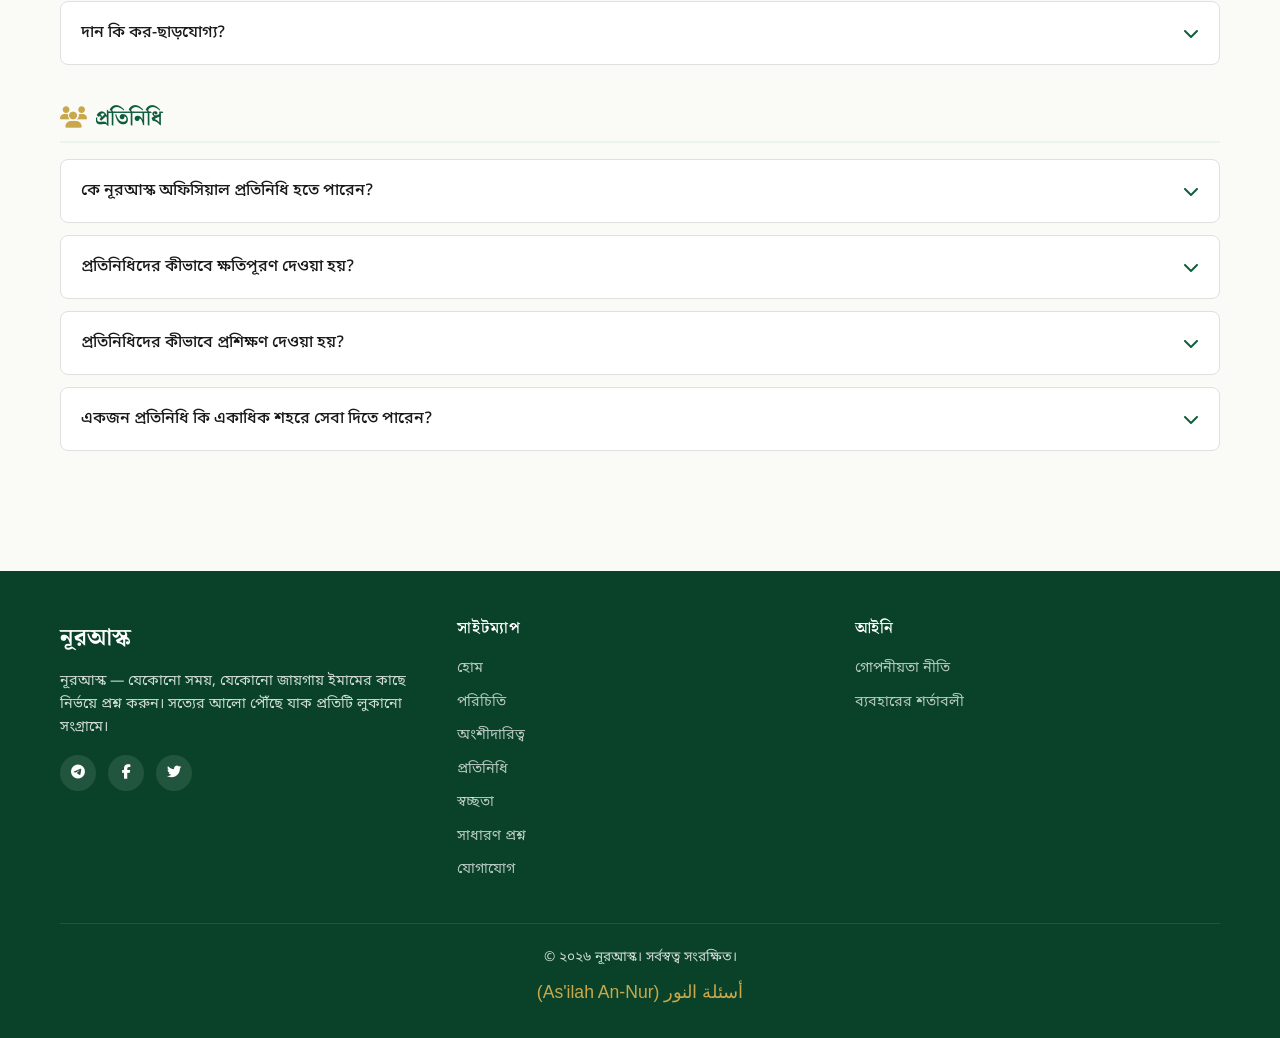
<file: faq.html>
<!DOCTYPE html>
<html lang="bn" dir="ltr">
<head>
  <meta charset="UTF-8">
  <meta name="viewport" content="width=device-width, initial-scale=1.0">
  <meta name="description" content="সাধারণ প্রশ্ন — নূরআস্ক মসজিদ অংশীদারিত্ব সম্পর্কে। যোগ দেওয়া, বিষয়বস্তু, প্রযুক্তি, তহবিল ও প্রতিনিধি সম্পর্কিত প্রশ্নোত্তর।">
  <title>সাধারণ প্রশ্ন</title>
  <link rel="stylesheet" href="https://cdnjs.cloudflare.com/ajax/libs/font-awesome/6.4.0/css/all.min.css">
  <link rel="preconnect" href="https://fonts.googleapis.com">
  <link rel="preconnect" href="https://fonts.gstatic.com" crossorigin>
  <link href="https://fonts.googleapis.com/css2?family=Hind+Siliguri:wght@400;500;600;700&family=Noto+Sans+Bengali:wght@400;500;600;700&family=Noto+Serif+Bengali:wght@500;600;700&display=swap" rel="stylesheet">
  <link rel="stylesheet" href="./css/style.css">
</head>
<body>
  <!-- Navigation -->
  <nav class="navbar">
    <div class="container">
      <a href="./index.html" class="logo">
        <i class="fas fa-mosque"></i>
        <span class="txt-en">NoorAsk</span>
        <span class="txt-bn">নূরআস্ক</span>
      </a>
      <button class="nav-toggle" aria-label="Toggle navigation">
        <i class="fas fa-bars"></i>
      </button>
      <ul class="nav-menu">
        <li><a href="./index.html" data-i18n="nav.home">হোম</a></li>
        <li><a href="./about.html" data-i18n="nav.about">পরিচিতি</a></li>
        <li><a href="./partnership.html" data-i18n="nav.partnership">অংশীদারিত্ব</a></li>
        <li><a href="./representatives.html" data-i18n="nav.representatives">প্রতিনিধি</a></li>
        <li><a href="./transparency.html" data-i18n="nav.transparency">স্বচ্ছতা</a></li>
        <li class="active"><a href="./faq.html" data-i18n="nav.faq">সাধারণ প্রশ্ন</a></li>
        <li><a href="./contact.html" data-i18n="nav.contact">যোগাযোগ</a></li>
        <li>
          <div class="lang-switcher">
            <button class="lang-btn active" data-lang="bn" data-i18n="lang.bn">বাংলা</button>
            <button class="lang-btn" data-lang="en" data-i18n="lang.en">English</button>
          </div>
        </li>
      </ul>
    </div>
  </nav>

  <!-- Hero -->
  <section class="hero" style="padding-top: 7rem; padding-bottom: 3rem;">
    <div class="container">
      <h1 data-i18n="faq.title">সাধারণ প্রশ্ন</h1>
      <p class="tagline" data-i18n="faq.hero.tagline">নির্ভয়ে ইমামের কাছে প্রশ্ন ও মসজিদ অংশীদারিত্ব সম্পর্কে যা জানা দরকার</p>
    </div>
  </section>

  <!-- FAQ Content -->
  <section class="section bg-cream">
    <div class="container">

      <!-- Partnership -->
      <div class="faq-category">
        <h2 class="faq-category-title"><i class="fas fa-handshake" style="margin-right: 0.5rem; color: var(--accent-gold);"></i><span data-i18n="faq.cat.partnership">অংশীদারিত্ব</span></h2>
        <div class="faq-item">
          <button class="faq-question">
            <span data-i18n="faq.p1.q">একটি মসজিদ কীভাবে নূরআস্কের সাথে অংশীদারি করে?</span>
            <i class="fas fa-chevron-down"></i>
          </button>
          <div class="faq-answer">
            <p data-i18n="faq.p1.a">মসজিদ আমাদের সাথে যোগাযোগ করে অংশীদারি শুরু করতে পারে। আমাদের দল মসজিদের সাথে কথা বলে প্ল্যাটফর্ম ও অংশীদারিত্বের সুযোগ তুলে ধরে। আবেদন ফর্ম শীঘ্রই উপলব্ধ হবে — এখন যোগাযোগ পৃষ্ঠা ব্যবহার করুন।</p>
          </div>
        </div>
        <div class="faq-item">
          <button class="faq-question">
            <span data-i18n="faq.p2.q">মসজিদের যোগ দেওয়ার কোনো খরচ আছে কি?</span>
            <i class="fas fa-chevron-down"></i>
          </button>
          <div class="faq-answer">
            <p data-i18n="faq.p2.a">না। নূরআস্কে অংশীদারি মসজিদ হিসেবে যোগ দেওয়া সম্পূর্ণ ফ্রি। আমরা জনকল্যাণমূলক মডেলে পরিচালিত; মসজিদ থেকে কোনো ফি নেওয়া হয় না।</p>
          </div>
        </div>
        <div class="faq-item">
          <button class="faq-question">
            <span data-i18n="faq.p3.q">মসজিদের কী তথ্য দিতে হয়?</span>
            <i class="fas fa-chevron-down"></i>
          </button>
          <div class="faq-answer">
            <p data-i18n="faq.p3.a">মসজিদের সাধারণ তথ্য (নাম, ঠিকানা, যোগাযোগ), ইমাম পরিচিতি, নামাজের সময় এবং আপনার সেবার সম্প্রদায় সম্পর্কে সংক্ষিপ্ত বিবরণ।</p>
          </div>
        </div>
        <div class="faq-item">
          <button class="faq-question">
            <span data-i18n="faq.p4.q">মসজিদ কি যেকোনো সময় প্ল্যাটফর্ম ছাড়তে পারে?</span>
            <i class="fas fa-chevron-down"></i>
          </button>
          <div class="faq-answer">
            <p data-i18n="faq.p4.a">হ্যাঁ। অংশীদারিত্ব সম্পূর্ণ স্বেচ্ছাসেবী। ৩০ দিনের লিখিত নোটিশ দিলে মসজিদ যেকোনো সময় প্ল্যাটফর্ম ছাড়তে পারে।</p>
          </div>
        </div>
      </div>

      <!-- Content -->
      <div class="faq-category">
        <h2 class="faq-category-title"><i class="fas fa-book-open" style="margin-right: 0.5rem; color: var(--accent-gold);"></i><span data-i18n="faq.cat.content">বিষয়বস্তু</span></h2>
        <div class="faq-item">
          <button class="faq-question">
            <span data-i18n="faq.c1.q">নূরআস্কের উত্তরগুলো কে দেন?</span>
            <i class="fas fa-chevron-down"></i>
          </button>
          <div class="faq-answer">
            <p data-i18n="faq.c1.a">নূরআস্কের সকল উত্তর আসে অংশীদারি মসজিদের যোগ্যতাসম্পন্ন ইমামদের কাছ থেকে। অ্যাপ চালুর সময় এতে থাকবে ইমামদের সাথে একত্রে তৈরি ৪০০+ পূর্বপ্রস্তুত প্রশ্নোত্তর — ঈমান, বিবাহ, দৈনন্দিন জীবন ইত্যাদি বিষয়ে — যাতে প্রথম দিন থেকেই ব্যবহারকারী তাৎক্ষণিক উত্তর পান। ইমামগণ নতুন প্রশ্নের উত্তর দিতে থাকলে উত্তর-ভাণ্ডার স্বাভাবিকভাবে বাড়তে থাকে — যত বেশি ইমাম উত্তর দেন, তত বেশি প্রশ্নের স্বয়ংক্রিয় মিল পাওয়া যায়। ব্যবহারকারী প্রশ্ন করলে অ্যাপ প্রথমে দেখে মিল আছে কি না। না থাকলে নিকটস্থ অংশীদারি মসজিদের ইমামের কাছে যায়। ব্যবহারকারী নির্দিষ্ট ইমামও বেছে নিতে পারেন। প্রতিটি উত্তর প্রামাণিক, কারণ তা সরাসরি যোগ্যতাসম্পন্ন ইমামের থেকে আসে।</p>
          </div>
        </div>
        <div class="faq-item">
          <button class="faq-question">
            <span data-i18n="faq.c2.q">বিষয়বস্তু কি নির্ভুলতার জন্য যাচাই করা হয়?</span>
            <i class="fas fa-chevron-down"></i>
          </button>
          <div class="faq-answer">
            <p data-i18n="faq.c2.a">হ্যাঁ। প্রারম্ভিক ৪০০+ উত্তর যোগ্যতাসম্পন্ন ইমামগণ প্রস্তুত করেন এবং আমাদের বিষয়বস্তু দল পর্যালোচনা করে। অংশীদারি মসজিদের ইমামগণ নতুন প্রশ্নের উত্তর দিলে প্রতিটি উত্তর সেই আলেমের প্রামাণ্য বহন করে যিনি তা লিখেছেন। সকল বিষয়বস্তু কুরআন, সহীহ হাদিস ও প্রতিষ্ঠিত ইসলামিক জ্ঞানের ওপর প্রতিষ্ঠিত।</p>
          </div>
        </div>
        <div class="faq-item">
          <button class="faq-question">
            <span data-i18n="faq.c3.q">কোন ভাষাগুলো সমর্থিত?</span>
            <i class="fas fa-chevron-down"></i>
          </button>
          <div class="faq-answer">
            <p data-i18n="faq.c3.a">বর্তমানে আমরা বাংলা ও ইংরেজি সমর্থন করি। আরবি বিষয়বস্তু (কুরআন, হাদিস) অনুবাদসহ প্রদর্শিত হয়। চাহিদার ভিত্তিতে ভাষা সমর্থন বাড়ানোর পরিকল্পনা রয়েছে।</p>
          </div>
        </div>
      </div>

      <!-- Technology -->
      <div class="faq-category">
        <h2 class="faq-category-title"><i class="fas fa-laptop-code" style="margin-right: 0.5rem; color: var(--accent-gold);"></i><span data-i18n="faq.cat.technology">প্রযুক্তি</span></h2>
        <div class="faq-item">
          <button class="faq-question">
            <span data-i18n="faq.t1.q">নূরআস্ক কি মোবাইল অ্যাপ হিসেবে উপলব্ধ?</span>
            <i class="fas fa-chevron-down"></i>
          </button>
          <div class="faq-answer">
            <p data-i18n="faq.t1.a">আমরা নূরআস্ক অ্যান্ড্রয়েড অ্যাপ গড়ছি। অ্যাপটি ব্যবহারকারীকে নামে বা নাম ছাড়া প্রশ্ন করার সুযোগ দেবে, ৪০০+ প্রশ্নোত্তর ভাণ্ডার থেকে স্বয়ংক্রিয় মিলিত উত্তর পাওয়ার সুবিধা দেবে, অথবা নিকটস্থ অংশীদারি মসজিদের ইমামের কাছে প্রশ্ন পাঠানোর সুবিধা দেবে। ব্যবহারকারী নির্দিষ্ট ইমামকেও বেছে নিতে পারবেন — যেকোনো সময়, তাঁদের ফোন থেকে।</p>
          </div>
        </div>
        <div class="faq-item">
          <button class="faq-question">
            <span data-i18n="faq.t2.q">ব্যবহারকারীর তথ্য কীভাবে সুরক্ষিত হয়?</span>
            <i class="fas fa-chevron-down"></i>
          </button>
          <div class="faq-answer">
            <p data-i18n="faq.t2.a">আমরা শিল্পমানের এনক্রিপশন ব্যবহার করি এবং ব্যবহারকারীর তথ্য কখনো বিক্রি করি না। নাম ছাড়া প্রশ্ন কোনো ব্যক্তিগত শনাক্তকারীর সাথে যুক্ত হয় না। বিস্তারিত জানতে গোপনীয়তা নীতি দেখুন।</p>
          </div>
        </div>
        <div class="faq-item">
          <button class="faq-question">
            <span data-i18n="faq.t3.q">প্ল্যাটফর্ম অফলাইন হলে কী হবে?</span>
            <i class="fas fa-chevron-down"></i>
          </button>
          <div class="faq-answer">
            <p data-i18n="faq.t3.a">আমরা Cloudflare ও রিডান্ড্যান্ট হোস্টিং ব্যবহার করে উচ্চ প্রাপ্যতা নিশ্চিত করি। বিরল ক্ষেত্রে ডাউনটাইম হলেও সকল তথ্য নিরাপদে ব্যাকআপ থাকে এবং পুনরুদ্ধার করা হবে।</p>
          </div>
        </div>
      </div>

      <!-- Finance -->
      <div class="faq-category">
        <h2 class="faq-category-title"><i class="fas fa-coins" style="margin-right: 0.5rem; color: var(--accent-gold);"></i><span data-i18n="faq.cat.finance">অর্থ</span></h2>
        <div class="faq-item">
          <button class="faq-question">
            <span data-i18n="faq.f1.q">নূরআস্ক কীভাবে অর্থায়িত হয়?</span>
            <i class="fas fa-chevron-down"></i>
          </button>
          <div class="faq-answer">
            <p data-i18n="faq.f1.a">নূরআস্ক সম্প্রদায়ের স্বেচ্ছায় দান, ইসলামিক সংস্থার অনুদান ও কৌশলগত অংশীদারিত্বের মাধ্যমে অর্থায়িত। আমরা কোনো বিজ্ঞাপন প্রদর্শন করি না। তহবিল বণ্টনের বিস্তারিত স্বচ্ছতা পৃষ্ঠায় দেখুন।</p>
          </div>
        </div>
        <div class="faq-item">
          <button class="faq-question">
            <span data-i18n="faq.f2.q">আমি কি নির্দিষ্ট মসজিদে দান করতে পারি?</span>
            <i class="fas fa-chevron-down"></i>
          </button>
          <div class="faq-answer">
            <p data-i18n="faq.f2.a">হ্যাঁ। দানের সময় আপনি নির্দিষ্ট অংশীদারি মসজিদ বেছে নিতে পারেন, অথবা সাধারণ প্ল্যাটফর্ম তহবিলে অবদান রাখতে পারেন।</p>
          </div>
        </div>
        <div class="faq-item">
          <button class="faq-question">
            <span data-i18n="faq.f3.q">দান কি কর-ছাড়যোগ্য?</span>
            <i class="fas fa-chevron-down"></i>
          </button>
          <div class="faq-answer">
            <p data-i18n="faq.f3.a">কর-ছাড়যোগ্যতা আপনার এখতিয়ারের ওপর নির্ভর করে। আমরা মূল অঞ্চলে দাতব্য স্ট্যাটাস পেতে কাজ করছি। নির্দিষ্ট কাগজপত্রের জন্য যোগাযোগ করুন।</p>
          </div>
        </div>
      </div>

      <!-- Representatives -->
      <div class="faq-category">
        <h2 class="faq-category-title"><i class="fas fa-users" style="margin-right: 0.5rem; color: var(--accent-gold);"></i><span data-i18n="faq.cat.rep">প্রতিনিধি</span></h2>
        <div class="faq-item">
          <button class="faq-question">
            <span data-i18n="faq.r1.q">কে নূরআস্ক অফিসিয়াল প্রতিনিধি হতে পারেন?</span>
            <i class="fas fa-chevron-down"></i>
          </button>
          <div class="faq-answer">
            <p data-i18n="faq.r1.a">সম্প্রদায়ে ভালো অবস্থান, নির্ভরযোগ্য ইন্টারনেট সংযোগ ও স্থানীয় মসজিদের সেবায় আগ্রহ আছে এমন যেকোনো একনিষ্ঠ মুসলিম আবেদন করতে পারেন। পূর্ববর্তী সম্প্রদায় অভিজ্ঞতা সহায়ক, কিন্তু আবশ্যক নয়।</p>
          </div>
        </div>
        <div class="faq-item">
          <button class="faq-question">
            <span data-i18n="faq.r2.q">প্রতিনিধিদের কীভাবে ক্ষতিপূরণ দেওয়া হয়?</span>
            <i class="fas fa-chevron-down"></i>
          </button>
          <div class="faq-answer">
            <p data-i18n="faq.r2.a">নূরআস্ক একটি জনকল্যাণমূলক প্রকল্প। আপনার আনা অংশীদারি মসজিদগুলো যদি দান সংগ্রহে সাহায্য করে, তবে আপনার প্রচেষ্টার জন্য দানের ২০% কমিশন হিসেবে প্রদান করা হবে। দান না এলে কমিশন নেই — কেবল সম্প্রদায়ের প্রতি সৎ সেবা।</p>
          </div>
        </div>
        <div class="faq-item">
          <button class="faq-question">
            <span data-i18n="faq.r3.q">প্রতিনিধিদের কীভাবে প্রশিক্ষণ দেওয়া হয়?</span>
            <i class="fas fa-chevron-down"></i>
          </button>
          <div class="faq-answer">
            <p data-i18n="faq.r3.a">অনুমোদিত প্রতিনিধিরা একটি ডিজিটাল অনবোর্ডিং কিট, ভিডিও প্রশিক্ষণ সেশন এবং একটি বিশেষ সহায়তা চ্যানেলে প্রবেশাধিকার পান। আমরা মাসিক ভার্চুয়াল মিটআপও আয়োজন করি।</p>
          </div>
        </div>
        <div class="faq-item">
          <button class="faq-question">
            <span data-i18n="faq.r4.q">একজন প্রতিনিধি কি একাধিক শহরে সেবা দিতে পারেন?</span>
            <i class="fas fa-chevron-down"></i>
          </button>
          <div class="faq-answer">
            <p data-i18n="faq.r4.a">প্রাথমিকভাবে প্রতিনিধিরা মান নিশ্চিত করতে একটি শহর বা জেলায় মনোনিবেশ করেন। উচ্চ-পারফর্মিং প্রতিনিধিকে আঞ্চলিক ভূমিকায় পদোন্নতি দেওয়া হতে পারে।</p>
          </div>
        </div>
      </div>

    </div>
  </section>

  <!-- Footer -->
  <footer class="footer">
    <div class="container">
      <div class="footer-grid">
        <div>
          <div class="footer-brand">
            <span class="txt-en">NoorAsk</span>
            <span class="txt-bn">নূরআস্ক</span>
          </div>
          <p style="font-size: 0.9rem; line-height: 1.6;" data-i18n="footer.tagline">নূরআস্ক — যেকোনো সময়, যেকোনো জায়গায় ইমামের কাছে নির্ভয়ে প্রশ্ন করুন। সত্যের আলো পৌঁছে যাক প্রতিটি লুকানো সংগ্রামে।</p>
          <div class="footer-social">
            <a href="https://t.me/nooraskbangladesh" target="_blank" aria-label="Telegram"><i class="fab fa-telegram-plane"></i></a>
            <a href="https://facebook.com/nooraskbangladesh" target="_blank" aria-label="Facebook"><i class="fab fa-facebook-f"></i></a>
            <a href="#" target="_blank" aria-label="Twitter"><i class="fab fa-twitter"></i></a>
          </div>
        </div>
        <div class="footer-section">
          <h4 data-i18n="footer.sitemap">সাইটম্যাপ</h4>
          <ul class="footer-links">
            <li><a href="./index.html" data-i18n="nav.home">হোম</a></li>
            <li><a href="./about.html" data-i18n="nav.about">পরিচিতি</a></li>
            <li><a href="./partnership.html" data-i18n="nav.partnership">অংশীদারিত্ব</a></li>
            <li><a href="./representatives.html" data-i18n="nav.representatives">প্রতিনিধি</a></li>
            <li><a href="./transparency.html" data-i18n="nav.transparency">স্বচ্ছতা</a></li>
            <li><a href="./faq.html" data-i18n="nav.faq">সাধারণ প্রশ্ন</a></li>
            <li><a href="./contact.html" data-i18n="nav.contact">যোগাযোগ</a></li>
          </ul>
        </div>
        <div class="footer-section">
          <h4 data-i18n="footer.legal">আইনি</h4>
          <ul class="footer-links">
            <li><a href="#" data-i18n="footer.privacy">গোপনীয়তা নীতি</a></li>
            <li><a href="#" data-i18n="footer.terms">ব্যবহারের শর্তাবলী</a></li>
          </ul>
        </div>
      </div>
      <div class="footer-bottom">
        <p data-i18n="footer.copyright">© ২০২৬ নূরআস্ক। সর্বস্বত্ব সংরক্ষিত।</p>
        <p class="arabic-text">أسئلة النور (As'ilah An-Nur)</p>
      </div>
    </div>
  </footer>

  <script src="./js/i18n.js"></script>
  <script src="./js/main.js"></script>
</body>
</html>
</file>
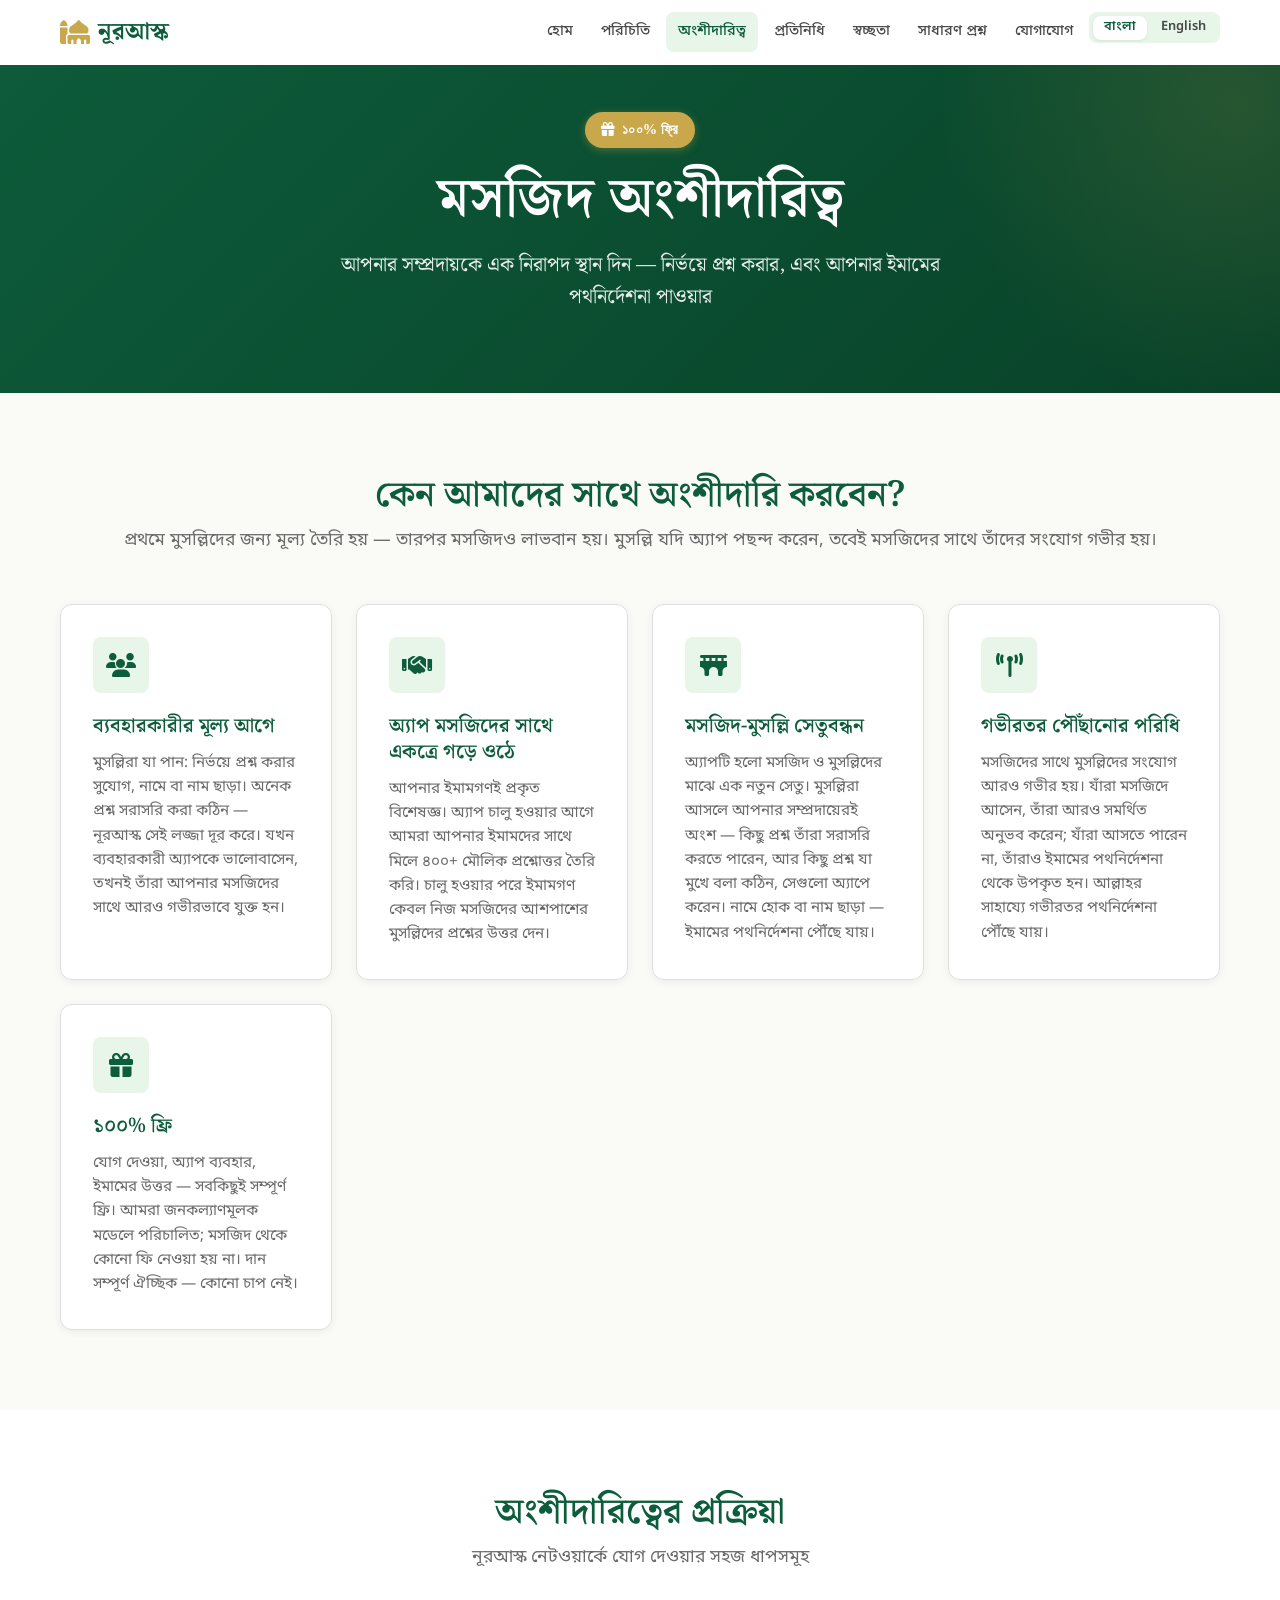
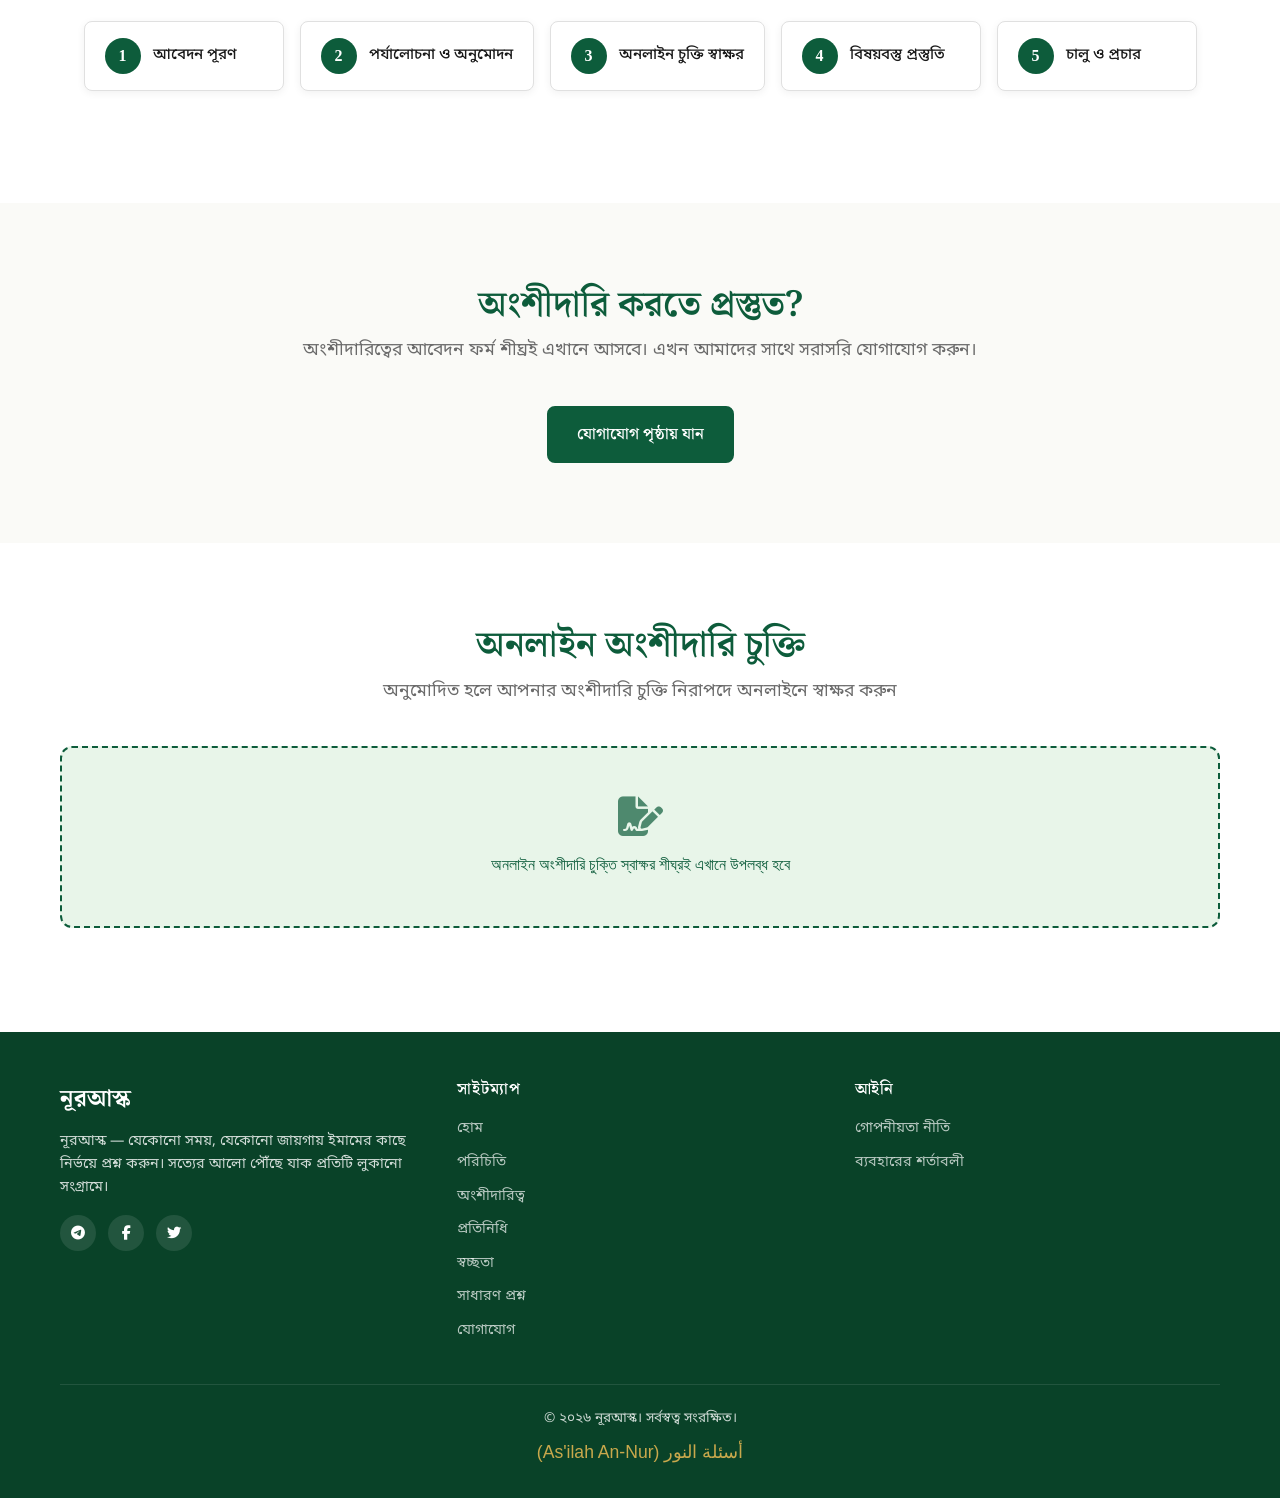
<file: partnership.html>
<!DOCTYPE html>
<html lang="bn" dir="ltr">
<head>
  <meta charset="UTF-8">
  <meta name="viewport" content="width=device-width, initial-scale=1.0">
  <meta name="description" content="আপনার মসজিদকে নূরআস্কের সাথে যুক্ত করুন। ফ্রি ডিজিটাল উপস্থিতি, ইমাম প্রশ্নোত্তর প্ল্যাটফর্ম, এবং আপনার মসজিদের জন্য সম্প্রদায় সংযোগ টুল।">
  <title>মসজিদ অংশীদারিত্ব</title>
  <link rel="stylesheet" href="https://cdnjs.cloudflare.com/ajax/libs/font-awesome/6.4.0/css/all.min.css">
  <link rel="preconnect" href="https://fonts.googleapis.com">
  <link rel="preconnect" href="https://fonts.gstatic.com" crossorigin>
  <link href="https://fonts.googleapis.com/css2?family=Hind+Siliguri:wght@400;500;600;700&family=Noto+Sans+Bengali:wght@400;500;600;700&family=Noto+Serif+Bengali:wght@500;600;700&display=swap" rel="stylesheet">
  <link rel="stylesheet" href="./css/style.css">
</head>
<body>
  <!-- Navigation -->
  <nav class="navbar">
    <div class="container">
      <a href="./index.html" class="logo">
        <i class="fas fa-mosque"></i>
        <span class="txt-en">NoorAsk</span>
        <span class="txt-bn">নূরআস্ক</span>
      </a>
      <button class="nav-toggle" aria-label="Toggle navigation">
        <i class="fas fa-bars"></i>
      </button>
      <ul class="nav-menu">
        <li><a href="./index.html" data-i18n="nav.home">হোম</a></li>
        <li><a href="./about.html" data-i18n="nav.about">পরিচিতি</a></li>
        <li class="active"><a href="./partnership.html" data-i18n="nav.partnership">অংশীদারিত্ব</a></li>
        <li><a href="./representatives.html" data-i18n="nav.representatives">প্রতিনিধি</a></li>
        <li><a href="./transparency.html" data-i18n="nav.transparency">স্বচ্ছতা</a></li>
        <li><a href="./faq.html" data-i18n="nav.faq">সাধারণ প্রশ্ন</a></li>
        <li><a href="./contact.html" data-i18n="nav.contact">যোগাযোগ</a></li>
        <li>
          <div class="lang-switcher">
            <button class="lang-btn active" data-lang="bn" data-i18n="lang.bn">বাংলা</button>
            <button class="lang-btn" data-lang="en" data-i18n="lang.en">English</button>
          </div>
        </li>
      </ul>
    </div>
  </nav>

  <!-- Hero -->
  <section class="hero" style="padding-top: 7rem; padding-bottom: 3rem;">
    <div class="container">
      <div class="free-badge"><i class="fas fa-gift"></i><span data-i18n="badge.free">১০০% ফ্রি</span></div>
      <h1 data-i18n="partner.title">মসজিদ অংশীদারিত্ব</h1>
      <p class="tagline" data-i18n="partner.hero.tagline">আপনার সম্প্রদায়কে এক নিরাপদ স্থান দিন — নির্ভয়ে প্রশ্ন করার, এবং আপনার ইমামের পথনির্দেশনা পাওয়ার</p>
    </div>
  </section>

  <!-- Partnership Values -->
  <section class="section bg-cream">
    <div class="container">
      <div class="section-header">
        <h2 class="section-title" data-i18n="partner.value.title">কেন আমাদের সাথে অংশীদারি করবেন?</h2>
        <p class="section-subtitle" data-i18n="partner.value.subtitle">প্রথমে মুসল্লিদের জন্য মূল্য তৈরি হয় — তারপর মসজিদও লাভবান হয়। মুসল্লি যদি অ্যাপ পছন্দ করেন, তবেই মসজিদের সাথে তাঁদের সংযোগ গভীর হয়।</p>
      </div>
      <div class="cards-grid">
        <div class="card">
          <div class="card-icon">
            <i class="fas fa-users"></i>
          </div>
          <h3 data-i18n="partner.value.userFirst">ব্যবহারকারীর মূল্য আগে</h3>
          <p data-i18n="partner.value.userFirstDesc">মুসল্লিরা যা পান: নির্ভয়ে প্রশ্ন করার সুযোগ, নামে বা নাম ছাড়া। অনেক প্রশ্ন সরাসরি করা কঠিন — নূরআস্ক সেই লজ্জা দূর করে। যখন ব্যবহারকারী অ্যাপকে ভালোবাসেন, তখনই তাঁরা আপনার মসজিদের সাথে আরও গভীরভাবে যুক্ত হন।</p>
        </div>
        <div class="card">
          <div class="card-icon">
            <i class="fas fa-handshake"></i>
          </div>
          <h3 data-i18n="partner.value.cocreate.title">অ্যাপ মসজিদের সাথে একত্রে গড়ে ওঠে</h3>
          <p data-i18n="partner.value.cocreateDesc">আপনার ইমামগণই প্রকৃত বিশেষজ্ঞ। অ্যাপ চালু হওয়ার আগে আমরা আপনার ইমামদের সাথে মিলে ৪০০+ মৌলিক প্রশ্নোত্তর তৈরি করি। চালু হওয়ার পরে ইমামগণ কেবল নিজ মসজিদের আশপাশের মুসল্লিদের প্রশ্নের উত্তর দেন।</p>
        </div>
        <div class="card">
          <div class="card-icon">
            <i class="fas fa-bridge"></i>
          </div>
          <h3 data-i18n="partner.value.bridge.title">মসজিদ-মুসল্লি সেতুবন্ধন</h3>
          <p data-i18n="partner.value.bridgeDesc">অ্যাপটি হলো মসজিদ ও মুসল্লিদের মাঝে এক নতুন সেতু। মুসল্লিরা আসলে আপনার সম্প্রদায়েরই অংশ — কিছু প্রশ্ন তাঁরা সরাসরি করতে পারেন, আর কিছু প্রশ্ন যা মুখে বলা কঠিন, সেগুলো অ্যাপে করেন। নামে হোক বা নাম ছাড়া — ইমামের পথনির্দেশনা পৌঁছে যায়।</p>
        </div>
        <div class="card">
          <div class="card-icon">
            <i class="fas fa-broadcast-tower"></i>
          </div>
          <h3 data-i18n="partner.value.depth.title">গভীরতর পৌঁছানোর পরিধি</h3>
          <p data-i18n="partner.value.depthDesc">মসজিদের সাথে মুসল্লিদের সংযোগ আরও গভীর হয়। যাঁরা মসজিদে আসেন, তাঁরা আরও সমর্থিত অনুভব করেন; যাঁরা আসতে পারেন না, তাঁরাও ইমামের পথনির্দেশনা থেকে উপকৃত হন। আল্লাহর সাহায্যে গভীরতর পথনির্দেশনা পৌঁছে যায়।</p>
        </div>
        <div class="card">
          <div class="card-icon">
            <i class="fas fa-gift"></i>
          </div>
          <h3 data-i18n="partner.value.free.title">১০০% ফ্রি</h3>
          <p data-i18n="partner.value.freeDesc">যোগ দেওয়া, অ্যাপ ব্যবহার, ইমামের উত্তর — সবকিছুই সম্পূর্ণ ফ্রি। আমরা জনকল্যাণমূলক মডেলে পরিচালিত; মসজিদ থেকে কোনো ফি নেওয়া হয় না। দান সম্পূর্ণ ঐচ্ছিক — কোনো চাপ নেই।</p>
        </div>
      </div>
    </div>
  </section>

  <!-- Process Section -->
  <section class="section">
    <div class="container">
      <div class="section-header">
        <h2 class="section-title" data-i18n="partner.process.title">অংশীদারিত্বের প্রক্রিয়া</h2>
        <p class="section-subtitle" data-i18n="partner.process.subtitle">নূরআস্ক নেটওয়ার্কে যোগ দেওয়ার সহজ ধাপসমূহ</p>
      </div>
      <div class="process-steps">
        <div class="step">
          <span class="step-number">1</span>
          <span class="step-text" data-i18n="partner.process.step1">আবেদন পূরণ</span>
        </div>
        <div class="step">
          <span class="step-number">2</span>
          <span class="step-text" data-i18n="partner.process.step2">পর্যালোচনা ও অনুমোদন</span>
        </div>
        <div class="step">
          <span class="step-number">3</span>
          <span class="step-text" data-i18n="partner.process.step3">অনলাইন চুক্তি স্বাক্ষর</span>
        </div>
        <div class="step">
          <span class="step-number">4</span>
          <span class="step-text" data-i18n="partner.process.step4">বিষয়বস্তু প্রস্তুতি</span>
        </div>
        <div class="step">
          <span class="step-number">5</span>
          <span class="step-text" data-i18n="partner.process.step5">চালু ও প্রচার</span>
        </div>
      </div>
    </div>
  </section>

  <!-- Application CTA -->
  <section class="section bg-cream">
    <div class="container" style="text-align: center;">
      <h2 class="section-title" data-i18n="partner.apply.title">অংশীদারি করতে প্রস্তুত?</h2>
      <p class="section-subtitle" data-i18n="partner.apply.subtitle">অংশীদারিত্বের আবেদন ফর্ম শীঘ্রই এখানে আসবে। এখন আমাদের সাথে সরাসরি যোগাযোগ করুন।</p>
      <div style="margin-top: 1.5rem;">
        <a href="./contact.html" class="btn btn-primary" data-i18n="partner.apply.contactInstead">যোগাযোগ পৃষ্ঠায় যান</a>
      </div>
    </div>
  </section>

  <!-- Online Signing Section -->
  <section class="section">
    <div class="container" style="text-align: center;">
      <h2 class="section-title" data-i18n="partner.sign.title">অনলাইন অংশীদারি চুক্তি</h2>
      <p class="section-subtitle" data-i18n="partner.sign.subtitle">অনুমোদিত হলে আপনার অংশীদারি চুক্তি নিরাপদে অনলাইনে স্বাক্ষর করুন</p>
      <div class="dropboxsign-placeholder">
        <i class="fas fa-file-signature"></i>
        <p data-i18n="partner.sign.placeholder">অনলাইন অংশীদারি চুক্তি স্বাক্ষর শীঘ্রই এখানে উপলব্ধ হবে</p>
      </div>
    </div>
  </section>

  <!-- Footer -->
  <footer class="footer">
    <div class="container">
      <div class="footer-grid">
        <div>
          <div class="footer-brand">
            <span class="txt-en">NoorAsk</span>
            <span class="txt-bn">নূরআস্ক</span>
          </div>
          <p style="font-size: 0.9rem; line-height: 1.6;" data-i18n="footer.tagline">নূরআস্ক — যেকোনো সময়, যেকোনো জায়গায় ইমামের কাছে নির্ভয়ে প্রশ্ন করুন। সত্যের আলো পৌঁছে যাক প্রতিটি লুকানো সংগ্রামে।</p>
          <div class="footer-social">
            <a href="https://t.me/nooraskbangladesh" target="_blank" aria-label="Telegram"><i class="fab fa-telegram-plane"></i></a>
            <a href="https://facebook.com/nooraskbangladesh" target="_blank" aria-label="Facebook"><i class="fab fa-facebook-f"></i></a>
            <a href="#" target="_blank" aria-label="Twitter"><i class="fab fa-twitter"></i></a>
          </div>
        </div>
        <div class="footer-section">
          <h4 data-i18n="footer.sitemap">সাইটম্যাপ</h4>
          <ul class="footer-links">
            <li><a href="./index.html" data-i18n="nav.home">হোম</a></li>
            <li><a href="./about.html" data-i18n="nav.about">পরিচিতি</a></li>
            <li><a href="./partnership.html" data-i18n="nav.partnership">অংশীদারিত্ব</a></li>
            <li><a href="./representatives.html" data-i18n="nav.representatives">প্রতিনিধি</a></li>
            <li><a href="./transparency.html" data-i18n="nav.transparency">স্বচ্ছতা</a></li>
            <li><a href="./faq.html" data-i18n="nav.faq">সাধারণ প্রশ্ন</a></li>
            <li><a href="./contact.html" data-i18n="nav.contact">যোগাযোগ</a></li>
          </ul>
        </div>
        <div class="footer-section">
          <h4 data-i18n="footer.legal">আইনি</h4>
          <ul class="footer-links">
            <li><a href="#" data-i18n="footer.privacy">গোপনীয়তা নীতি</a></li>
            <li><a href="#" data-i18n="footer.terms">ব্যবহারের শর্তাবলী</a></li>
          </ul>
        </div>
      </div>
      <div class="footer-bottom">
        <p data-i18n="footer.copyright">© ২০২৬ নূরআস্ক। সর্বস্বত্ব সংরক্ষিত।</p>
        <p class="arabic-text">أسئلة النور (As'ilah An-Nur)</p>
      </div>
    </div>
  </footer>

  <script src="./js/i18n.js"></script>
  <script src="./js/main.js"></script>
</body>
</html>
</file>
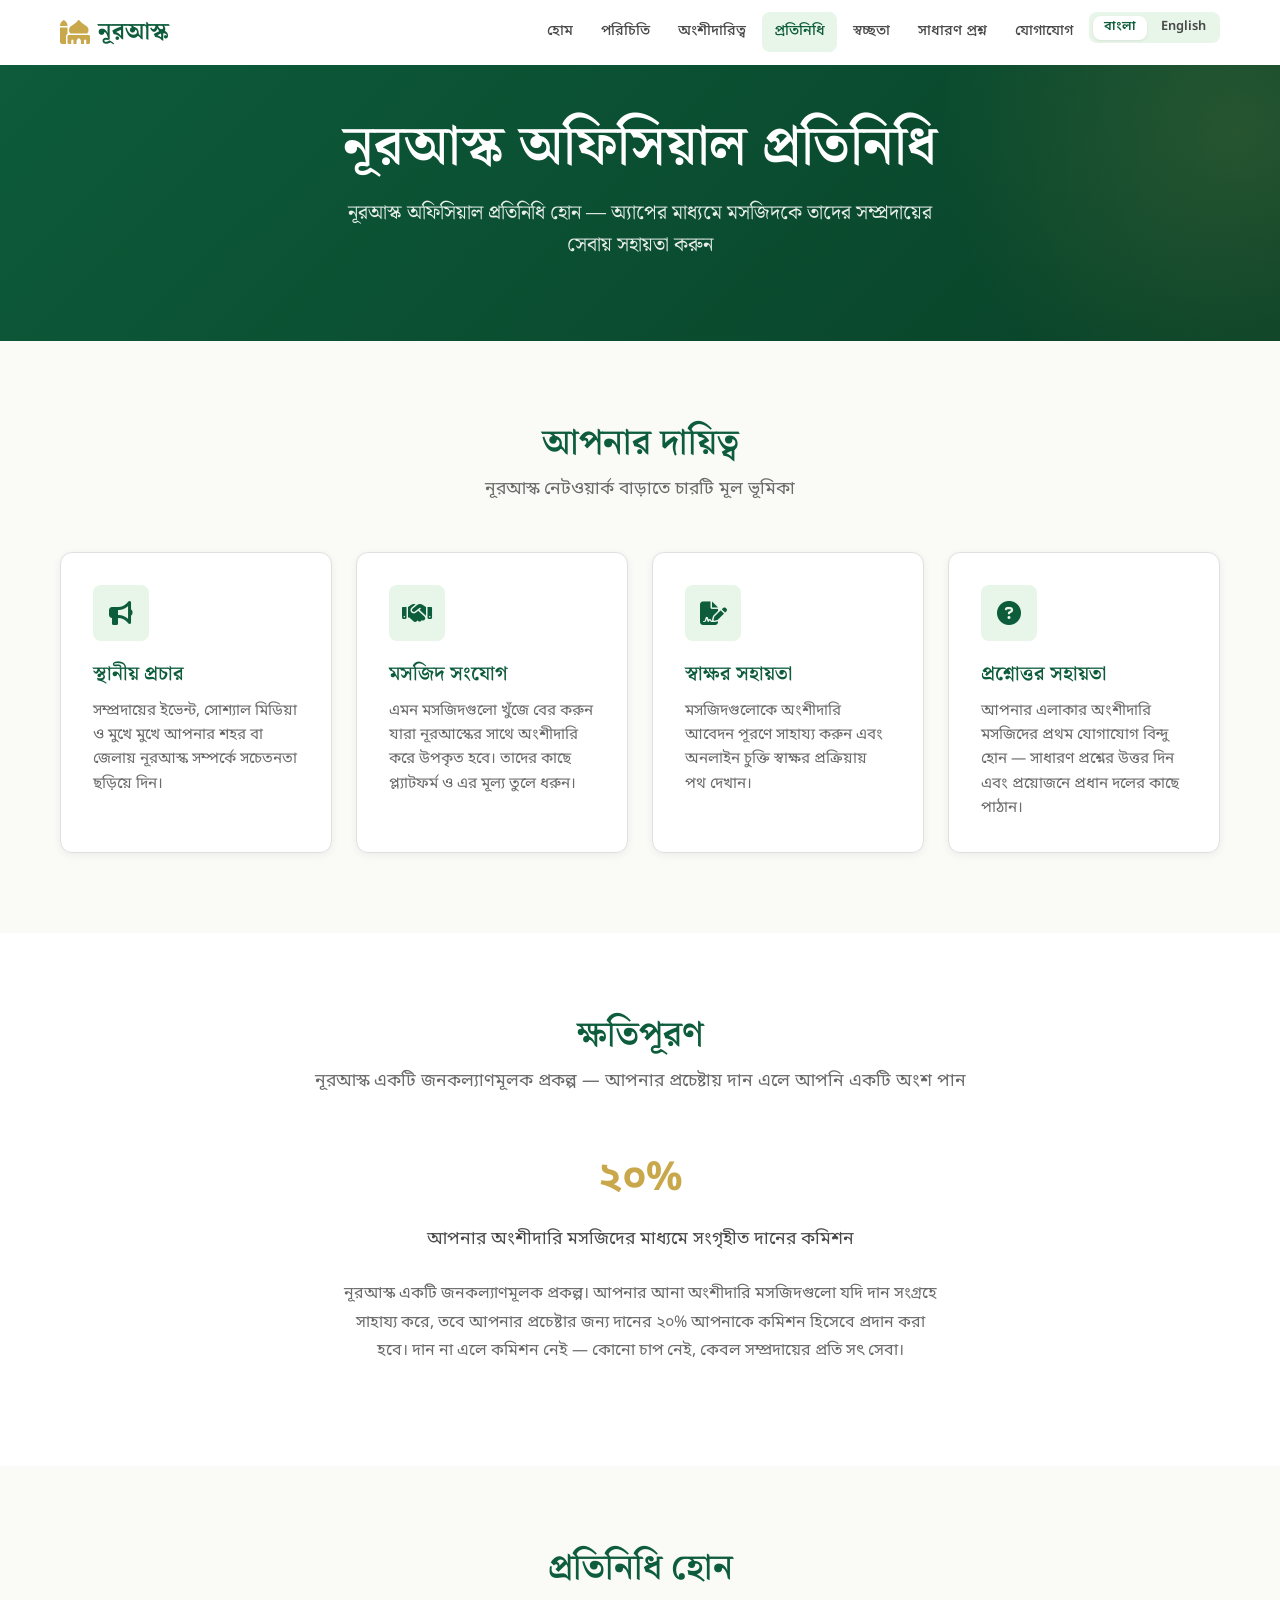
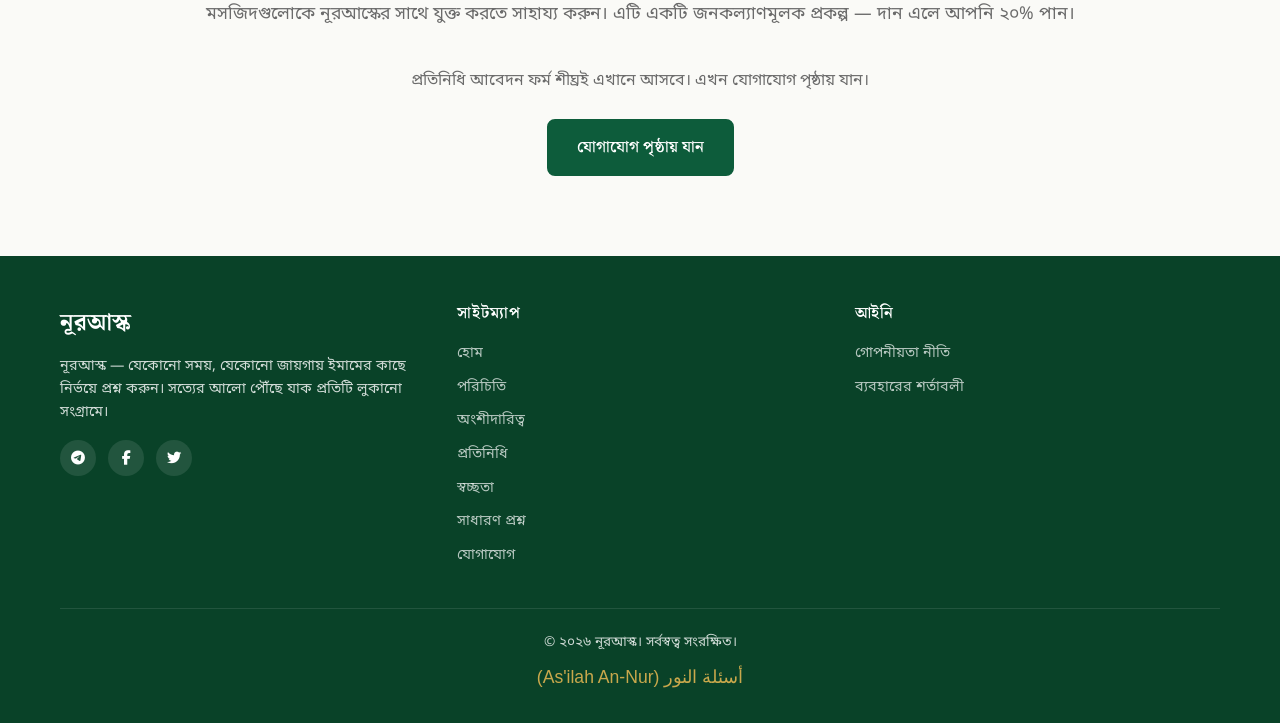
<file: representatives.html>
<!DOCTYPE html>
<html lang="bn" dir="ltr">
<head>
  <meta charset="UTF-8">
  <meta name="viewport" content="width=device-width, initial-scale=1.0">
  <meta name="description" content="নূরআস্ক প্রতিনিধি হোন। আপনার এলাকার মসজিদগুলোকে প্ল্যাটফর্মে যুক্ত করতে সাহায্য করুন এবং সম্প্রদায়ের সেবা করুন।">
  <title>নূরআস্ক অফিসিয়াল প্রতিনিধি</title>
  <link rel="stylesheet" href="https://cdnjs.cloudflare.com/ajax/libs/font-awesome/6.4.0/css/all.min.css">
  <link rel="preconnect" href="https://fonts.googleapis.com">
  <link rel="preconnect" href="https://fonts.gstatic.com" crossorigin>
  <link href="https://fonts.googleapis.com/css2?family=Hind+Siliguri:wght@400;500;600;700&family=Noto+Sans+Bengali:wght@400;500;600;700&family=Noto+Serif+Bengali:wght@500;600;700&display=swap" rel="stylesheet">
  <link rel="stylesheet" href="./css/style.css">
</head>
<body>
  <!-- Navigation -->
  <nav class="navbar">
    <div class="container">
      <a href="./index.html" class="logo">
        <i class="fas fa-mosque"></i>
        <span class="txt-en">NoorAsk</span>
        <span class="txt-bn">নূরআস্ক</span>
      </a>
      <button class="nav-toggle" aria-label="Toggle navigation">
        <i class="fas fa-bars"></i>
      </button>
      <ul class="nav-menu">
        <li><a href="./index.html" data-i18n="nav.home">হোম</a></li>
        <li><a href="./about.html" data-i18n="nav.about">পরিচিতি</a></li>
        <li><a href="./partnership.html" data-i18n="nav.partnership">অংশীদারিত্ব</a></li>
        <li class="active"><a href="./representatives.html" data-i18n="nav.representatives">প্রতিনিধি</a></li>
        <li><a href="./transparency.html" data-i18n="nav.transparency">স্বচ্ছতা</a></li>
        <li><a href="./faq.html" data-i18n="nav.faq">সাধারণ প্রশ্ন</a></li>
        <li><a href="./contact.html" data-i18n="nav.contact">যোগাযোগ</a></li>
        <li>
          <div class="lang-switcher">
            <button class="lang-btn active" data-lang="bn" data-i18n="lang.bn">বাংলা</button>
            <button class="lang-btn" data-lang="en" data-i18n="lang.en">English</button>
          </div>
        </li>
      </ul>
    </div>
  </nav>

  <!-- Hero -->
  <section class="hero" style="padding-top: 7rem; padding-bottom: 3rem;">
    <div class="container">
      <h1 data-i18n="rep.title">নূরআস্ক অফিসিয়াল প্রতিনিধি</h1>
      <p class="tagline" data-i18n="rep.hero.tagline">নূরআস্ক অফিসিয়াল প্রতিনিধি হোন — অ্যাপের মাধ্যমে মসজিদকে তাদের সম্প্রদায়ের সেবায় সহায়তা করুন</p>
    </div>
  </section>

  <!-- Role Description -->
  <section class="section bg-cream">
    <div class="container">
      <div class="section-header">
        <h2 class="section-title" data-i18n="rep.role.title">আপনার দায়িত্ব</h2>
        <p class="section-subtitle" data-i18n="rep.role.subtitle">নূরআস্ক নেটওয়ার্ক বাড়াতে চারটি মূল ভূমিকা</p>
      </div>
      <div class="cards-grid">
        <div class="card">
          <div class="card-icon">
            <i class="fas fa-bullhorn"></i>
          </div>
          <h3 data-i18n="rep.role.r1.title">স্থানীয় প্রচার</h3>
          <p data-i18n="rep.role.r1.desc">সম্প্রদায়ের ইভেন্ট, সোশ্যাল মিডিয়া ও মুখে মুখে আপনার শহর বা জেলায় নূরআস্ক সম্পর্কে সচেতনতা ছড়িয়ে দিন।</p>
        </div>
        <div class="card">
          <div class="card-icon">
            <i class="fas fa-handshake"></i>
          </div>
          <h3 data-i18n="rep.role.r2.title">মসজিদ সংযোগ</h3>
          <p data-i18n="rep.role.r2.desc">এমন মসজিদগুলো খুঁজে বের করুন যারা নূরআস্কের সাথে অংশীদারি করে উপকৃত হবে। তাদের কাছে প্ল্যাটফর্ম ও এর মূল্য তুলে ধরুন।</p>
        </div>
        <div class="card">
          <div class="card-icon">
            <i class="fas fa-file-signature"></i>
          </div>
          <h3 data-i18n="rep.role.r3.title">স্বাক্ষর সহায়তা</h3>
          <p data-i18n="rep.role.r3.desc">মসজিদগুলোকে অংশীদারি আবেদন পূরণে সাহায্য করুন এবং অনলাইন চুক্তি স্বাক্ষর প্রক্রিয়ায় পথ দেখান।</p>
        </div>
        <div class="card">
          <div class="card-icon">
            <i class="fas fa-question-circle"></i>
          </div>
          <h3 data-i18n="rep.role.r4.title">প্রশ্নোত্তর সহায়তা</h3>
          <p data-i18n="rep.role.r4.desc">আপনার এলাকার অংশীদারি মসজিদের প্রথম যোগাযোগ বিন্দু হোন — সাধারণ প্রশ্নের উত্তর দিন এবং প্রয়োজনে প্রধান দলের কাছে পাঠান।</p>
        </div>
      </div>
    </div>
  </section>

  <!-- Compensation -->
  <section class="section">
    <div class="container">
      <div class="section-header">
        <h2 class="section-title" data-i18n="rep.comp.title">ক্ষতিপূরণ</h2>
        <p class="section-subtitle" data-i18n="rep.comp.subtitle">নূরআস্ক একটি জনকল্যাণমূলক প্রকল্প — আপনার প্রচেষ্টায় দান এলে আপনি একটি অংশ পান</p>
      </div>
      <div class="content-block" style="text-align: center; max-width: 600px; margin: 0 auto;">
        <p style="font-size: 2.5rem; color: var(--accent-gold); font-weight: 700; margin-bottom: 0.5rem;" data-i18n="rep.comp.rate">২০%</p>
        <p style="font-size: 1.1rem; color: var(--text-medium); margin-bottom: 1.5rem;" data-i18n="rep.comp.rateDesc">আপনার অংশীদারি মসজিদের মাধ্যমে সংগৃহীত দানের কমিশন</p>
        <p style="color: var(--text-light);" data-i18n="rep.comp.detail">নূরআস্ক একটি জনকল্যাণমূলক প্রকল্প। আপনার আনা অংশীদারি মসজিদগুলো যদি দান সংগ্রহে সাহায্য করে, তবে আপনার প্রচেষ্টার জন্য দানের ২০% আপনাকে কমিশন হিসেবে প্রদান করা হবে। দান না এলে কমিশন নেই — কোনো চাপ নেই, কেবল সম্প্রদায়ের প্রতি সৎ সেবা।</p>
      </div>
    </div>
  </section>

  <!-- CTA -->
  <section class="section bg-cream">
    <div class="container" style="text-align: center;">
      <h2 class="section-title" data-i18n="rep.cta.title">প্রতিনিধি হোন</h2>
      <p class="section-subtitle" data-i18n="rep.cta.subtitle">মসজিদগুলোকে নূরআস্কের সাথে যুক্ত করতে সাহায্য করুন। এটি একটি জনকল্যাণমূলক প্রকল্প — দান এলে আপনি ২০% পান।</p>
      <p style="margin-top: 1.5rem; color: var(--text-light);" data-i18n="rep.cta.placeholder">প্রতিনিধি আবেদন ফর্ম শীঘ্রই এখানে আসবে। এখন যোগাযোগ পৃষ্ঠায় যান।</p>
      <div style="margin-top: 1.5rem;">
        <a href="./contact.html" class="btn btn-primary" data-i18n="partner.apply.contactInstead">যোগাযোগ পৃষ্ঠায় যান</a>
      </div>
    </div>
  </section>

  <!-- Footer -->
  <footer class="footer">
    <div class="container">
      <div class="footer-grid">
        <div>
          <div class="footer-brand">
            <span class="txt-en">NoorAsk</span>
            <span class="txt-bn">নূরআস্ক</span>
          </div>
          <p style="font-size: 0.9rem; line-height: 1.6;" data-i18n="footer.tagline">নূরআস্ক — যেকোনো সময়, যেকোনো জায়গায় ইমামের কাছে নির্ভয়ে প্রশ্ন করুন। সত্যের আলো পৌঁছে যাক প্রতিটি লুকানো সংগ্রামে।</p>
          <div class="footer-social">
            <a href="https://t.me/nooraskbangladesh" target="_blank" aria-label="Telegram"><i class="fab fa-telegram-plane"></i></a>
            <a href="https://facebook.com/nooraskbangladesh" target="_blank" aria-label="Facebook"><i class="fab fa-facebook-f"></i></a>
            <a href="#" target="_blank" aria-label="Twitter"><i class="fab fa-twitter"></i></a>
          </div>
        </div>
        <div class="footer-section">
          <h4 data-i18n="footer.sitemap">সাইটম্যাপ</h4>
          <ul class="footer-links">
            <li><a href="./index.html" data-i18n="nav.home">হোম</a></li>
            <li><a href="./about.html" data-i18n="nav.about">পরিচিতি</a></li>
            <li><a href="./partnership.html" data-i18n="nav.partnership">অংশীদারিত্ব</a></li>
            <li><a href="./representatives.html" data-i18n="nav.representatives">প্রতিনিধি</a></li>
            <li><a href="./transparency.html" data-i18n="nav.transparency">স্বচ্ছতা</a></li>
            <li><a href="./faq.html" data-i18n="nav.faq">সাধারণ প্রশ্ন</a></li>
            <li><a href="./contact.html" data-i18n="nav.contact">যোগাযোগ</a></li>
          </ul>
        </div>
        <div class="footer-section">
          <h4 data-i18n="footer.legal">আইনি</h4>
          <ul class="footer-links">
            <li><a href="#" data-i18n="footer.privacy">গোপনীয়তা নীতি</a></li>
            <li><a href="#" data-i18n="footer.terms">ব্যবহারের শর্তাবলী</a></li>
          </ul>
        </div>
      </div>
      <div class="footer-bottom">
        <p data-i18n="footer.copyright">© ২০২৬ নূরআস্ক। সর্বস্বত্ব সংরক্ষিত।</p>
        <p class="arabic-text">أسئلة النور (As'ilah An-Nur)</p>
      </div>
    </div>
  </footer>

  <script src="./js/i18n.js"></script>
  <script src="./js/main.js"></script>
</body>
</html>
</file>
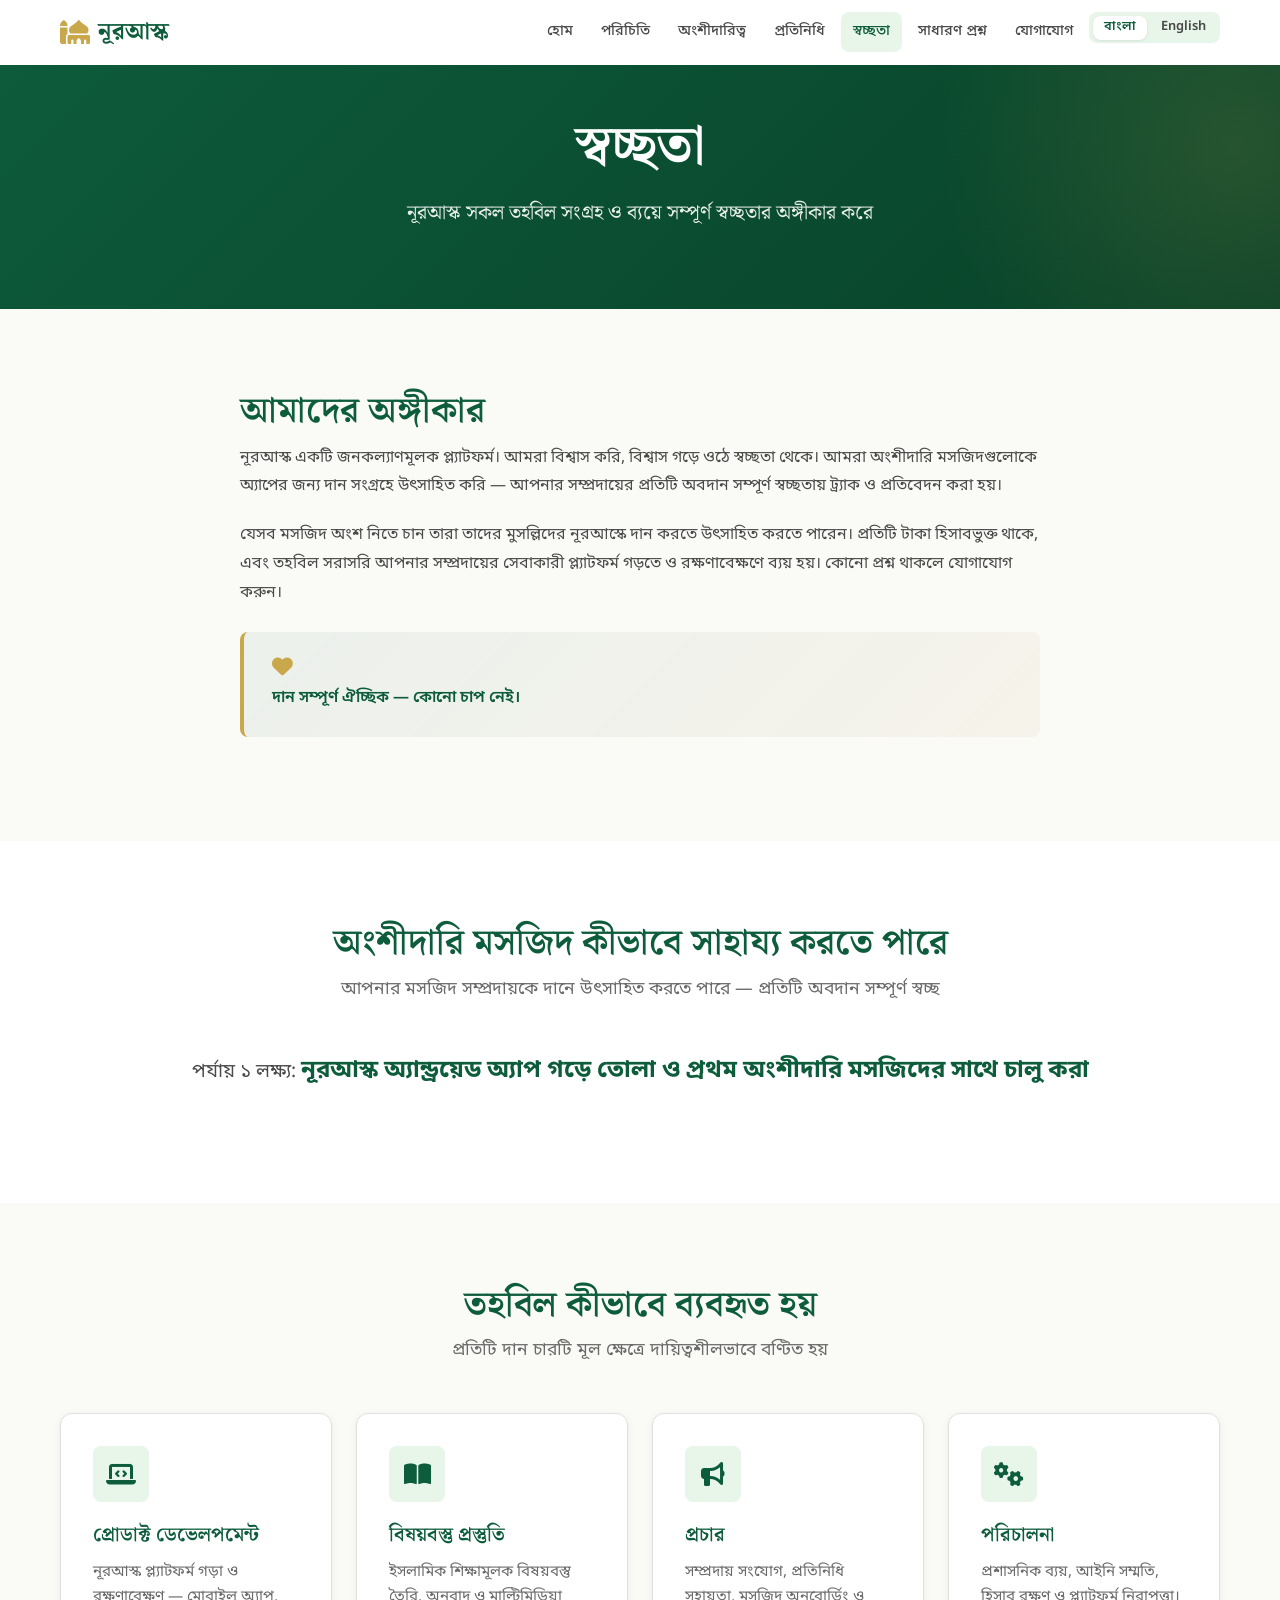
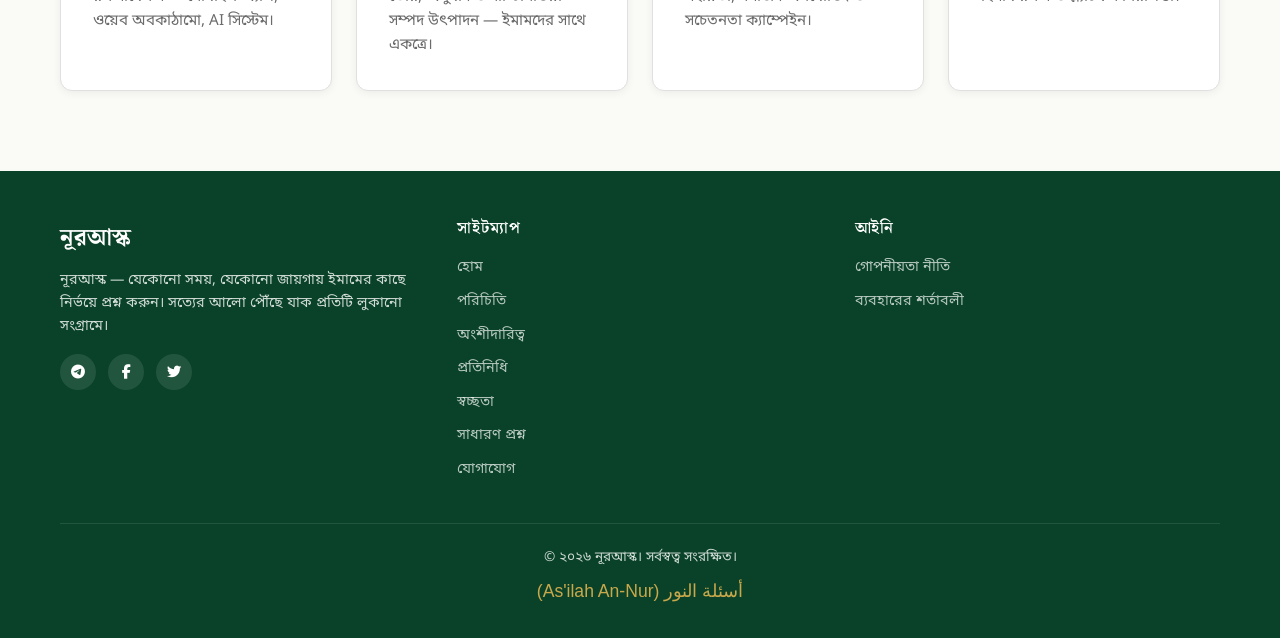
<file: transparency.html>
<!DOCTYPE html>
<html lang="bn" dir="ltr">
<head>
  <meta charset="UTF-8">
  <meta name="viewport" content="width=device-width, initial-scale=1.0">
  <meta name="description" content="নূরআস্ক স্বচ্ছতা — অংশীদারি মসজিদের দান কীভাবে সংগৃহীত, ট্র্যাক ও ব্যবহৃত হয় তা সম্পূর্ণ জবাবদিহিতায় দেখুন।">
  <title>স্বচ্ছতা</title>
  <link rel="stylesheet" href="https://cdnjs.cloudflare.com/ajax/libs/font-awesome/6.4.0/css/all.min.css">
  <link rel="preconnect" href="https://fonts.googleapis.com">
  <link rel="preconnect" href="https://fonts.gstatic.com" crossorigin>
  <link href="https://fonts.googleapis.com/css2?family=Hind+Siliguri:wght@400;500;600;700&family=Noto+Sans+Bengali:wght@400;500;600;700&family=Noto+Serif+Bengali:wght@500;600;700&display=swap" rel="stylesheet">
  <link rel="stylesheet" href="./css/style.css">
</head>
<body>
  <!-- Navigation -->
  <nav class="navbar">
    <div class="container">
      <a href="./index.html" class="logo">
        <i class="fas fa-mosque"></i>
        <span class="txt-en">NoorAsk</span>
        <span class="txt-bn">নূরআস্ক</span>
      </a>
      <button class="nav-toggle" aria-label="Toggle navigation">
        <i class="fas fa-bars"></i>
      </button>
      <ul class="nav-menu">
        <li><a href="./index.html" data-i18n="nav.home">হোম</a></li>
        <li><a href="./about.html" data-i18n="nav.about">পরিচিতি</a></li>
        <li><a href="./partnership.html" data-i18n="nav.partnership">অংশীদারিত্ব</a></li>
        <li><a href="./representatives.html" data-i18n="nav.representatives">প্রতিনিধি</a></li>
        <li class="active"><a href="./transparency.html" data-i18n="nav.transparency">স্বচ্ছতা</a></li>
        <li><a href="./faq.html" data-i18n="nav.faq">সাধারণ প্রশ্ন</a></li>
        <li><a href="./contact.html" data-i18n="nav.contact">যোগাযোগ</a></li>
        <li>
          <div class="lang-switcher">
            <button class="lang-btn active" data-lang="bn" data-i18n="lang.bn">বাংলা</button>
            <button class="lang-btn" data-lang="en" data-i18n="lang.en">English</button>
          </div>
        </li>
      </ul>
    </div>
  </nav>

  <!-- Hero -->
  <section class="hero" style="padding-top: 7rem; padding-bottom: 3rem;">
    <div class="container">
      <h1 data-i18n="trans.title">স্বচ্ছতা</h1>
      <p class="tagline" data-i18n="trans.hero.tagline">নূরআস্ক সকল তহবিল সংগ্রহ ও ব্যয়ে সম্পূর্ণ স্বচ্ছতার অঙ্গীকার করে</p>
    </div>
  </section>

  <!-- Commitment -->
  <section class="section bg-cream">
    <div class="container">
      <div class="content-block">
        <h2 class="section-title" style="text-align: left;" data-i18n="trans.commit.title">আমাদের অঙ্গীকার</h2>
        <p data-i18n="trans.commit.p1">নূরআস্ক একটি জনকল্যাণমূলক প্ল্যাটফর্ম। আমরা বিশ্বাস করি, বিশ্বাস গড়ে ওঠে স্বচ্ছতা থেকে। আমরা অংশীদারি মসজিদগুলোকে অ্যাপের জন্য দান সংগ্রহে উৎসাহিত করি — আপনার সম্প্রদায়ের প্রতিটি অবদান সম্পূর্ণ স্বচ্ছতায় ট্র্যাক ও প্রতিবেদন করা হয়।</p>
        <p data-i18n="trans.commit.p2">যেসব মসজিদ অংশ নিতে চান তারা তাদের মুসল্লিদের নূরআস্কে দান করতে উৎসাহিত করতে পারেন। প্রতিটি টাকা হিসাবভুক্ত থাকে, এবং তহবিল সরাসরি আপনার সম্প্রদায়ের সেবাকারী প্ল্যাটফর্ম গড়তে ও রক্ষণাবেক্ষণে ব্যয় হয়। কোনো প্রশ্ন থাকলে যোগাযোগ করুন।</p>
        <div class="highlight-box">
          <i class="fas fa-heart" style="color: var(--accent-gold); margin-bottom: 0.5rem; font-size: 1.3rem;"></i>
          <p style="font-weight: 600; color: var(--primary-green); margin: 0;" data-i18n="trans.commit.optional">দান সম্পূর্ণ ঐচ্ছিক — কোনো চাপ নেই।</p>
        </div>
      </div>
    </div>
  </section>

  <!-- Fundraising Plan -->
  <section class="section">
    <div class="container">
      <div class="section-header">
        <h2 class="section-title" data-i18n="trans.plan.title">অংশীদারি মসজিদ কীভাবে সাহায্য করতে পারে</h2>
        <p class="section-subtitle" data-i18n="trans.plan.subtitle">আপনার মসজিদ সম্প্রদায়কে দানে উৎসাহিত করতে পারে — প্রতিটি অবদান সম্পূর্ণ স্বচ্ছ</p>
      </div>
      <div style="text-align: center; margin-bottom: 2rem;">
        <p style="font-size: 1.2rem; color: var(--text-medium);"><span data-i18n="trans.plan.target">পর্যায় ১ লক্ষ্য:</span> <strong style="font-size: 1.5rem; color: var(--primary-green);" data-i18n="trans.plan.targetDesc">নূরআস্ক অ্যান্ড্রয়েড অ্যাপ গড়ে তোলা ও প্রথম অংশীদারি মসজিদের সাথে চালু করা</strong></p>
      </div>
    </div>
  </section>

  <!-- Fund Allocation -->
  <section class="section bg-cream">
    <div class="container">
      <div class="section-header">
        <h2 class="section-title" data-i18n="trans.alloc.title">তহবিল কীভাবে ব্যবহৃত হয়</h2>
        <p class="section-subtitle" data-i18n="trans.alloc.subtitle">প্রতিটি দান চারটি মূল ক্ষেত্রে দায়িত্বশীলভাবে বণ্টিত হয়</p>
      </div>
      <div class="cards-grid">
        <div class="card">
          <div class="card-icon">
            <i class="fas fa-laptop-code"></i>
          </div>
          <h3 data-i18n="trans.alloc.dev.title">প্রোডাক্ট ডেভেলপমেন্ট</h3>
          <p data-i18n="trans.alloc.dev.desc">নূরআস্ক প্ল্যাটফর্ম গড়া ও রক্ষণাবেক্ষণ — মোবাইল অ্যাপ, ওয়েব অবকাঠামো, AI সিস্টেম।</p>
        </div>
        <div class="card">
          <div class="card-icon">
            <i class="fas fa-book-open"></i>
          </div>
          <h3 data-i18n="trans.alloc.content.title">বিষয়বস্তু প্রস্তুতি</h3>
          <p data-i18n="trans.alloc.content.desc">ইসলামিক শিক্ষামূলক বিষয়বস্তু তৈরি, অনুবাদ ও মাল্টিমিডিয়া সম্পদ উৎপাদন — ইমামদের সাথে একত্রে।</p>
        </div>
        <div class="card">
          <div class="card-icon">
            <i class="fas fa-bullhorn"></i>
          </div>
          <h3 data-i18n="trans.alloc.marketing.title">প্রচার</h3>
          <p data-i18n="trans.alloc.marketing.desc">সম্প্রদায় সংযোগ, প্রতিনিধি সহায়তা, মসজিদ অনবোর্ডিং ও সচেতনতা ক্যাম্পেইন।</p>
        </div>
        <div class="card">
          <div class="card-icon">
            <i class="fas fa-cogs"></i>
          </div>
          <h3 data-i18n="trans.alloc.ops.title">পরিচালনা</h3>
          <p data-i18n="trans.alloc.ops.desc">প্রশাসনিক ব্যয়, আইনি সম্মতি, হিসাব রক্ষণ ও প্ল্যাটফর্ম নিরাপত্তা।</p>
        </div>
      </div>
    </div>
  </section>

  <!-- Footer -->
  <footer class="footer">
    <div class="container">
      <div class="footer-grid">
        <div>
          <div class="footer-brand">
            <span class="txt-en">NoorAsk</span>
            <span class="txt-bn">নূরআস্ক</span>
          </div>
          <p style="font-size: 0.9rem; line-height: 1.6;" data-i18n="footer.tagline">নূরআস্ক — যেকোনো সময়, যেকোনো জায়গায় ইমামের কাছে নির্ভয়ে প্রশ্ন করুন। সত্যের আলো পৌঁছে যাক প্রতিটি লুকানো সংগ্রামে।</p>
          <div class="footer-social">
            <a href="https://t.me/nooraskbangladesh" target="_blank" aria-label="Telegram"><i class="fab fa-telegram-plane"></i></a>
            <a href="https://facebook.com/nooraskbangladesh" target="_blank" aria-label="Facebook"><i class="fab fa-facebook-f"></i></a>
            <a href="#" target="_blank" aria-label="Twitter"><i class="fab fa-twitter"></i></a>
          </div>
        </div>
        <div class="footer-section">
          <h4 data-i18n="footer.sitemap">সাইটম্যাপ</h4>
          <ul class="footer-links">
            <li><a href="./index.html" data-i18n="nav.home">হোম</a></li>
            <li><a href="./about.html" data-i18n="nav.about">পরিচিতি</a></li>
            <li><a href="./partnership.html" data-i18n="nav.partnership">অংশীদারিত্ব</a></li>
            <li><a href="./representatives.html" data-i18n="nav.representatives">প্রতিনিধি</a></li>
            <li><a href="./transparency.html" data-i18n="nav.transparency">স্বচ্ছতা</a></li>
            <li><a href="./faq.html" data-i18n="nav.faq">সাধারণ প্রশ্ন</a></li>
            <li><a href="./contact.html" data-i18n="nav.contact">যোগাযোগ</a></li>
          </ul>
        </div>
        <div class="footer-section">
          <h4 data-i18n="footer.legal">আইনি</h4>
          <ul class="footer-links">
            <li><a href="#" data-i18n="footer.privacy">গোপনীয়তা নীতি</a></li>
            <li><a href="#" data-i18n="footer.terms">ব্যবহারের শর্তাবলী</a></li>
          </ul>
        </div>
      </div>
      <div class="footer-bottom">
        <p data-i18n="footer.copyright">© ২০২৬ নূরআস্ক। সর্বস্বত্ব সংরক্ষিত।</p>
        <p class="arabic-text">أسئلة النور (As'ilah An-Nur)</p>
      </div>
    </div>
  </footer>

  <script src="./js/i18n.js"></script>
  <script src="./js/main.js"></script>
</body>
</html>
</file>
<file: css/style.css>
/* NoorAsk - Mosque-Driven Muslim Life Guidance Platform */
/* Global Reset & Base */
*, *::before, *::after {
  box-sizing: border-box;
  margin: 0;
  padding: 0;
}

:root {
  --primary-green: #0D5C3B;
  --dark-green: #094228;
  --light-green: #E8F5E9;
  --accent-gold: #C9A84C;
  --accent-gold-hover: #B3943D;
  --text-dark: #1A1A1A;
  --text-medium: #4A4A4A;
  --text-light: #6B6B6B;
  --bg-white: #FFFFFF;
  --bg-cream: #FAFAF7;
  --border-light: #E0E0E0;
  --shadow-sm: 0 2px 8px rgba(0,0,0,0.06);
  --shadow-md: 0 4px 16px rgba(0,0,0,0.1);
  --radius-sm: 8px;
  --radius-md: 12px;
  --radius-lg: 16px;
  --transition: all 0.3s ease;
}

html {
  scroll-behavior: smooth;
}

body {
  font-family: -apple-system, BlinkMacSystemFont, "Segoe UI", Roboto, "Helvetica Neue", Arial, "Noto Sans", sans-serif, "Apple Color Emoji", "Segoe UI Emoji";
  color: var(--text-dark);
  background-color: var(--bg-white);
  line-height: 1.6;
  -webkit-font-smoothing: antialiased;
}

h1, h2, h3, h4, h5, h6 {
  font-family: Georgia, "Times New Roman", serif;
  font-weight: 600;
  line-height: 1.3;
  color: var(--primary-green);
}

a {
  color: var(--primary-green);
  text-decoration: none;
  transition: var(--transition);
}

a:hover {
  color: var(--accent-gold);
}

img {
  max-width: 100%;
  height: auto;
  display: block;
}

.container {
  width: 100%;
  max-width: 1200px;
  margin: 0 auto;
  padding: 0 1.25rem;
}

/* Buttons */
.btn {
  display: inline-flex;
  align-items: center;
  justify-content: center;
  padding: 0.875rem 1.75rem;
  font-family: Georgia, serif;
  font-size: 1rem;
  font-weight: 600;
  border-radius: var(--radius-sm);
  cursor: pointer;
  transition: var(--transition);
  border: 2px solid transparent;
  text-align: center;
}

.btn-primary {
  background-color: var(--primary-green);
  color: var(--bg-white);
  border-color: var(--primary-green);
}

.btn-primary:hover {
  background-color: var(--dark-green);
  border-color: var(--dark-green);
  color: var(--bg-white);
}

.btn-outline {
  background-color: transparent;
  color: var(--primary-green);
  border-color: var(--primary-green);
}

.btn-outline:hover {
  background-color: var(--primary-green);
  color: var(--bg-white);
}

.btn-gold {
  background-color: var(--accent-gold);
  color: var(--bg-white);
  border-color: var(--accent-gold);
}

.btn-gold:hover {
  background-color: var(--accent-gold-hover);
  border-color: var(--accent-gold-hover);
  color: var(--bg-white);
}

.btn-sm {
  padding: 0.625rem 1.25rem;
  font-size: 0.875rem;
}

/* Section Styles */
.section {
  padding: 4rem 0;
}

.section-title {
  font-size: 2rem;
  text-align: center;
  margin-bottom: 0.5rem;
}

.section-subtitle {
  text-align: center;
  color: var(--text-light);
  font-size: 1.1rem;
  margin-bottom: 2.5rem;
}

.section-header {
  text-align: center;
  margin-bottom: 3rem;
}

.bg-cream {
  background-color: var(--bg-cream);
}

.bg-green {
  background-color: var(--primary-green);
  color: var(--bg-white);
}

.bg-green h1,
.bg-green h2,
.bg-green h3,
.bg-green h4 {
  color: var(--bg-white);
}

.bg-green .section-subtitle {
  color: rgba(255,255,255,0.85);
}

/* Navigation */
.navbar {
  position: fixed;
  top: 0;
  left: 0;
  right: 0;
  background-color: var(--bg-white);
  z-index: 1000;
  transition: var(--transition);
  border-bottom: 1px solid transparent;
}

.navbar.scrolled {
  box-shadow: var(--shadow-sm);
  border-bottom-color: var(--border-light);
}

.navbar .container {
  display: flex;
  align-items: center;
  justify-content: space-between;
  height: 64px;
}

.logo {
  font-family: Georgia, serif;
  font-size: 1.5rem;
  font-weight: 700;
  color: var(--primary-green);
  display: flex;
  align-items: center;
  gap: 0.5rem;
}

.logo i {
  color: var(--accent-gold);
}

.nav-menu {
  display: flex;
  list-style: none;
  gap: 0.25rem;
}

.nav-menu a {
  display: block;
  padding: 0.5rem 0.75rem;
  font-size: 0.9rem;
  font-weight: 500;
  color: var(--text-medium);
  border-radius: var(--radius-sm);
}

.nav-menu a:hover,
.nav-menu a.active {
  color: var(--primary-green);
  background-color: var(--light-green);
}

.nav-toggle {
  display: none;
  background: none;
  border: none;
  cursor: pointer;
  padding: 0.5rem;
  color: var(--primary-green);
  font-size: 1.25rem;
}

/* Mobile Navigation */
@media (max-width: 991px) {
  .nav-toggle {
    display: block;
  }

  .nav-menu {
    position: fixed;
    top: 64px;
    left: 0;
    right: 0;
    background-color: var(--bg-white);
    flex-direction: column;
    padding: 1rem;
    gap: 0.5rem;
    box-shadow: var(--shadow-md);
    transform: translateY(-150%);
    opacity: 0;
    transition: var(--transition);
    pointer-events: none;
    border-bottom: 1px solid var(--border-light);
  }

  .nav-menu.open {
    transform: translateY(0);
    opacity: 1;
    pointer-events: all;
  }

  .nav-menu a {
    padding: 0.875rem 1rem;
    font-size: 1rem;
    border-bottom: 1px solid var(--border-light);
    border-radius: 0;
  }

  .nav-menu li:last-child a {
    border-bottom: none;
  }
}

/* Hero Section */
.hero {
  padding: 8rem 0 5rem;
  background: linear-gradient(135deg, var(--primary-green) 0%, var(--dark-green) 100%);
  color: var(--bg-white);
  text-align: center;
  position: relative;
  overflow: hidden;
}

.hero::before {
  content: '';
  position: absolute;
  top: -50%;
  right: -20%;
  width: 600px;
  height: 600px;
  background: radial-gradient(circle, rgba(201,168,76,0.15) 0%, transparent 70%);
  pointer-events: none;
}

.hero h1 {
  font-size: 3rem;
  color: var(--bg-white);
  margin-bottom: 0.75rem;
}

.hero .tagline {
  font-family: Georgia, serif;
  font-size: 1.25rem;
  opacity: 0.9;
  margin-bottom: 2rem;
  max-width: 600px;
  margin-left: auto;
  margin-right: auto;
}

.hero-buttons {
  display: flex;
  gap: 1rem;
  justify-content: center;
  flex-wrap: wrap;
}

.hero .btn-primary {
  background-color: var(--accent-gold);
  border-color: var(--accent-gold);
  color: var(--bg-white);
}

.hero .btn-primary:hover {
  background-color: var(--accent-gold-hover);
  border-color: var(--accent-gold-hover);
}

.hero .btn-outline {
  color: var(--bg-white);
  border-color: rgba(255,255,255,0.5);
}

.hero .btn-outline:hover {
  background-color: var(--bg-white);
  color: var(--primary-green);
  border-color: var(--bg-white);
}

/* Cards Grid */
.cards-grid {
  display: grid;
  grid-template-columns: repeat(auto-fit, minmax(260px, 1fr));
  gap: 1.5rem;
}

.card {
  background-color: var(--bg-white);
  border-radius: var(--radius-md);
  padding: 2rem;
  box-shadow: var(--shadow-sm);
  border: 1px solid var(--border-light);
  transition: var(--transition);
}

.card:hover {
  box-shadow: var(--shadow-md);
  transform: translateY(-4px);
}

.card-icon {
  width: 56px;
  height: 56px;
  background-color: var(--light-green);
  border-radius: var(--radius-sm);
  display: flex;
  align-items: center;
  justify-content: center;
  margin-bottom: 1.25rem;
  color: var(--primary-green);
  font-size: 1.5rem;
}

.card h3 {
  font-size: 1.25rem;
  margin-bottom: 0.75rem;
}

.card p {
  color: var(--text-light);
  font-size: 0.95rem;
  line-height: 1.6;
}

/* Stats Section */
.stats-grid {
  display: grid;
  grid-template-columns: repeat(auto-fit, minmax(200px, 1fr));
  gap: 2rem;
  text-align: center;
}

.stat-item .stat-number {
  font-family: Georgia, serif;
  font-size: 2.5rem;
  font-weight: 700;
  color: var(--accent-gold);
  display: block;
  margin-bottom: 0.5rem;
}

.stat-item .stat-label {
  font-size: 1rem;
  color: rgba(255,255,255,0.85);
}

/* Placeholder Boxes */
.typeform-placeholder,
.dropboxsign-placeholder {
  background-color: var(--light-green);
  border: 2px dashed var(--primary-green);
  border-radius: var(--radius-md);
  padding: 3rem 2rem;
  text-align: center;
  color: var(--primary-green);
  font-family: Georgia, serif;
  margin: 1.5rem 0;
}

.typeform-placeholder i,
.dropboxsign-placeholder i {
  font-size: 2.5rem;
  margin-bottom: 1rem;
  display: block;
  opacity: 0.7;
}

/* Team Cards */
.team-grid {
  display: grid;
  grid-template-columns: repeat(auto-fit, minmax(240px, 1fr));
  gap: 1.5rem;
}

.team-card {
  text-align: center;
  padding: 2rem 1.5rem;
}

.team-avatar {
  width: 96px;
  height: 96px;
  background-color: var(--light-green);
  border-radius: 50%;
  display: flex;
  align-items: center;
  justify-content: center;
  margin: 0 auto 1.25rem;
  color: var(--primary-green);
  font-size: 2rem;
}

.team-card h4 {
  font-size: 1.15rem;
  margin-bottom: 0.25rem;
}

.team-role {
  color: var(--accent-gold);
  font-weight: 600;
  font-size: 0.9rem;
  margin-bottom: 0.75rem;
  display: block;
}

.team-card p {
  color: var(--text-light);
  font-size: 0.9rem;
}

/* Process Steps */
.process-steps {
  display: flex;
  justify-content: center;
  flex-wrap: wrap;
  gap: 1rem;
  margin: 2rem 0;
}

.step {
  display: flex;
  align-items: center;
  gap: 0.75rem;
  background-color: var(--bg-white);
  padding: 1rem 1.25rem;
  border-radius: var(--radius-sm);
  box-shadow: var(--shadow-sm);
  border: 1px solid var(--border-light);
  min-width: 200px;
}

.step-number {
  width: 36px;
  height: 36px;
  background-color: var(--primary-green);
  color: var(--bg-white);
  border-radius: 50%;
  display: flex;
  align-items: center;
  justify-content: center;
  font-family: Georgia, serif;
  font-weight: 700;
  flex-shrink: 0;
}

.step-text {
  font-weight: 500;
  font-size: 0.95rem;
}

/* Tables */
.table-responsive {
  overflow-x: auto;
  margin: 1.5rem 0;
}

table {
  width: 100%;
  border-collapse: collapse;
  background-color: var(--bg-white);
  border-radius: var(--radius-md);
  overflow: hidden;
  box-shadow: var(--shadow-sm);
}

thead {
  background-color: var(--primary-green);
  color: var(--bg-white);
}

th, td {
  padding: 1rem 1.25rem;
  text-align: left;
  border-bottom: 1px solid var(--border-light);
}

th {
  font-family: Georgia, serif;
  font-weight: 600;
  font-size: 0.95rem;
}

tbody tr:last-child td {
  border-bottom: none;
}

tbody tr:hover {
  background-color: var(--light-green);
}

/* Progress Bar */
.progress-bar {
  width: 100%;
  height: 8px;
  background-color: var(--border-light);
  border-radius: 4px;
  overflow: hidden;
}

.progress-fill {
  height: 100%;
  background-color: var(--accent-gold);
  border-radius: 4px;
  transition: width 0.5s ease;
}

/* FAQ Accordion */
.faq-category {
  margin-bottom: 2.5rem;
}

.faq-category-title {
  font-size: 1.35rem;
  margin-bottom: 1rem;
  padding-bottom: 0.5rem;
  border-bottom: 2px solid var(--light-green);
}

.faq-item {
  background-color: var(--bg-white);
  border: 1px solid var(--border-light);
  border-radius: var(--radius-sm);
  margin-bottom: 0.75rem;
  overflow: hidden;
}

.faq-question {
  width: 100%;
  background: none;
  border: none;
  padding: 1.25rem;
  text-align: left;
  font-family: inherit;
  font-size: 1rem;
  font-weight: 500;
  color: var(--text-dark);
  cursor: pointer;
  display: flex;
  justify-content: space-between;
  align-items: center;
  transition: var(--transition);
}

.faq-question:hover {
  background-color: var(--light-green);
}

.faq-question i {
  transition: var(--transition);
  color: var(--primary-green);
}

.faq-item.active .faq-question i {
  transform: rotate(180deg);
}

.faq-answer {
  max-height: 0;
  overflow: hidden;
  transition: max-height 0.3s ease, padding 0.3s ease;
  padding: 0 1.25rem;
}

.faq-item.active .faq-answer {
  max-height: 500px;
  padding: 0 1.25rem 1.25rem;
}

.faq-answer p {
  color: var(--text-light);
  line-height: 1.7;
}

/* Contact Page */
.contact-grid {
  display: grid;
  grid-template-columns: repeat(auto-fit, minmax(280px, 1fr));
  gap: 2rem;
  margin-top: 2rem;
}

.contact-card {
  text-align: center;
  padding: 2.5rem 2rem;
}

.contact-card i {
  font-size: 2rem;
  color: var(--accent-gold);
  margin-bottom: 1rem;
}

.contact-card h3 {
  margin-bottom: 0.5rem;
  font-size: 1.2rem;
}

.contact-card a {
  color: var(--primary-green);
  font-weight: 500;
}

.contact-card a:hover {
  color: var(--accent-gold);
}

.social-links {
  display: flex;
  justify-content: center;
  gap: 1rem;
  margin-top: 2rem;
}

.social-links a {
  width: 48px;
  height: 48px;
  border-radius: 50%;
  background-color: var(--light-green);
  color: var(--primary-green);
  display: flex;
  align-items: center;
  justify-content: center;
  font-size: 1.25rem;
  transition: var(--transition);
}

.social-links a:hover {
  background-color: var(--primary-green);
  color: var(--bg-white);
  transform: translateY(-3px);
}

/* Footer */
.footer {
  background-color: var(--dark-green);
  color: rgba(255,255,255,0.8);
  padding: 3rem 0 1.5rem;
}

.footer-grid {
  display: grid;
  grid-template-columns: repeat(auto-fit, minmax(200px, 1fr));
  gap: 2rem;
  margin-bottom: 2rem;
}

.footer-brand {
  font-family: Georgia, serif;
  font-size: 1.5rem;
  font-weight: 700;
  color: var(--bg-white);
  margin-bottom: 0.75rem;
}

.footer-section h4 {
  color: var(--bg-white);
  font-size: 1rem;
  margin-bottom: 1rem;
  text-transform: uppercase;
  letter-spacing: 0.05em;
}

.footer-links {
  list-style: none;
}

.footer-links li {
  margin-bottom: 0.5rem;
}

.footer-links a {
  color: rgba(255,255,255,0.7);
  font-size: 0.9rem;
}

.footer-links a:hover {
  color: var(--accent-gold);
}

.footer-social {
  display: flex;
  gap: 0.75rem;
  margin-top: 1rem;
}

.footer-social a {
  width: 36px;
  height: 36px;
  border-radius: 50%;
  background-color: rgba(255,255,255,0.1);
  color: var(--bg-white);
  display: flex;
  align-items: center;
  justify-content: center;
  font-size: 0.9rem;
  transition: var(--transition);
}

.footer-social a:hover {
  background-color: var(--accent-gold);
  color: var(--bg-white);
}

.footer-bottom {
  border-top: 1px solid rgba(255,255,255,0.1);
  padding-top: 1.5rem;
  text-align: center;
  font-size: 0.85rem;
}

.footer-bottom p {
  margin-bottom: 0.5rem;
}

.arabic-text {
  font-family: "Traditional Arabic", "Arial", sans-serif;
  font-size: 1.1rem;
  color: var(--accent-gold);
  margin-top: 0.5rem;
}

/* Content Blocks */
.content-block {
  max-width: 800px;
  margin: 0 auto;
}

.content-block p {
  margin-bottom: 1.25rem;
  color: var(--text-medium);
  line-height: 1.8;
}

.feature-list {
  list-style: none;
  margin: 1.5rem 0;
}

.feature-list li {
  padding: 0.75rem 0;
  padding-left: 2rem;
  position: relative;
  color: var(--text-medium);
  border-bottom: 1px solid var(--border-light);
}

.feature-list li:last-child {
  border-bottom: none;
}

.feature-list li::before {
  content: '\f00c';
  font-family: 'Font Awesome 6 Free';
  font-weight: 900;
  position: absolute;
  left: 0;
  color: var(--accent-gold);
}

/* Responsive Adjustments */
@media (max-width: 768px) {
  .hero {
    padding: 7rem 0 4rem;
  }

  .hero h1 {
    font-size: 2.25rem;
  }

  .hero .tagline {
    font-size: 1.05rem;
  }

  .section {
    padding: 3rem 0;
  }

  .section-title {
    font-size: 1.6rem;
  }

  .cards-grid {
    grid-template-columns: 1fr;
  }

  .process-steps {
    flex-direction: column;
    align-items: stretch;
  }

  .step {
    min-width: auto;
  }

  .stats-grid {
    grid-template-columns: 1fr;
    gap: 1.5rem;
  }

  .footer-grid {
    grid-template-columns: 1fr;
    text-align: center;
  }

  .footer-social {
    justify-content: center;
  }
}

@media (min-width: 992px) {
  .hero h1 {
    font-size: 3.5rem;
  }

  .section {
    padding: 5rem 0;
  }

  .section-title {
    font-size: 2.25rem;
  }
}

/* RTL Support */
[dir="rtl"] .feature-list li {
  padding-left: 0;
  padding-right: 2rem;
}

[dir="rtl"] .feature-list li::before {
  left: auto;
  right: 0;
}

[dir="rtl"] .step {
  flex-direction: row-reverse;
}

[dir="rtl"] .faq-question {
  flex-direction: row-reverse;
  text-align: right;
}

/* ============ Language Switcher ============ */
.lang-switcher {
  display: inline-flex;
  align-items: center;
  background-color: var(--light-green);
  border-radius: var(--radius-sm);
  padding: 0.2rem;
  gap: 0.15rem;
}

.lang-btn {
  background: none;
  border: none;
  cursor: pointer;
  padding: 0.35rem 0.7rem;
  font-size: 0.8rem;
  font-weight: 600;
  color: var(--text-medium);
  border-radius: var(--radius-sm);
  transition: var(--transition);
  font-family: inherit;
  line-height: 1;
}

.lang-btn:hover {
  color: var(--primary-green);
}

.lang-btn.active {
  background-color: var(--bg-white);
  color: var(--primary-green);
  box-shadow: 0 1px 3px rgba(0,0,0,0.08);
}

.nav-lang {
  display: flex;
  align-items: center;
  gap: 0.75rem;
}

@media (max-width: 991px) {
  .nav-lang {
    width: 100%;
    justify-content: space-between;
    padding: 0.875rem 1rem;
    border-bottom: 1px solid var(--border-light);
  }
}

/* ============ Free Badge ============ */
.free-badge {
  display: inline-flex;
  align-items: center;
  gap: 0.4rem;
  background-color: var(--accent-gold);
  color: var(--bg-white);
  padding: 0.4rem 1rem;
  border-radius: 999px;
  font-family: Georgia, serif;
  font-size: 0.9rem;
  font-weight: 700;
  letter-spacing: 0.02em;
  box-shadow: 0 2px 8px rgba(201,168,76,0.35);
  margin-bottom: 1rem;
}

.free-badge i {
  font-size: 0.85rem;
}

/* Bengali Typography */
[lang="bn"] body {
  font-family: "Noto Sans Bengali", "Hind Siliguri", "SolaimanLipi", -apple-system, BlinkMacSystemFont, "Segoe UI", sans-serif;
}

[lang="bn"] h1,
[lang="bn"] h2,
[lang="bn"] h3,
[lang="bn"] h4,
[lang="bn"] h5,
[lang="bn"] h6,
[lang="bn"] .logo,
[lang="bn"] .footer-brand,
[lang="bn"] .section-title,
[lang="bn"] .hero .tagline,
[lang="bn"] .stat-item .stat-number,
[lang="bn"] .team-role,
[lang="bn"] .btn {
  font-family: "Noto Serif Bengali", "Hind Siliguri", Georgia, serif;
}

/* Arabic Brand Mark */
.arabic-text {
  direction: rtl;
}

/* Logo Language Toggle
 * html[lang="bn"] (default): shows নূরআস্ক
 * html[lang="en"]: shows NoorAsk
 */
.logo .txt-bn { display: inline; }
.logo .txt-en { display: none; }
html[lang="en"] .logo .txt-bn { display: none; }
html[lang="en"] .logo .txt-en { display: inline; }

/* Footer Brand Language Toggle */
.footer-brand .txt-bn { display: inline; }
.footer-brand .txt-en { display: none; }
html[lang="en"] .footer-brand .txt-bn { display: none; }
html[lang="en"] .footer-brand .txt-en { display: inline; }

/* Co-Creation Highlight Box */
.highlight-box {
  background: linear-gradient(135deg, rgba(13,92,59,0.06) 0%, rgba(201,168,76,0.08) 100%);
  border-left: 4px solid var(--accent-gold);
  padding: 1.5rem 1.75rem;
  border-radius: var(--radius-sm);
  margin: 1.5rem 0;
}

.highlight-box p {
  margin-bottom: 0;
  color: var(--text-dark);
  font-weight: 500;
}
</file>
